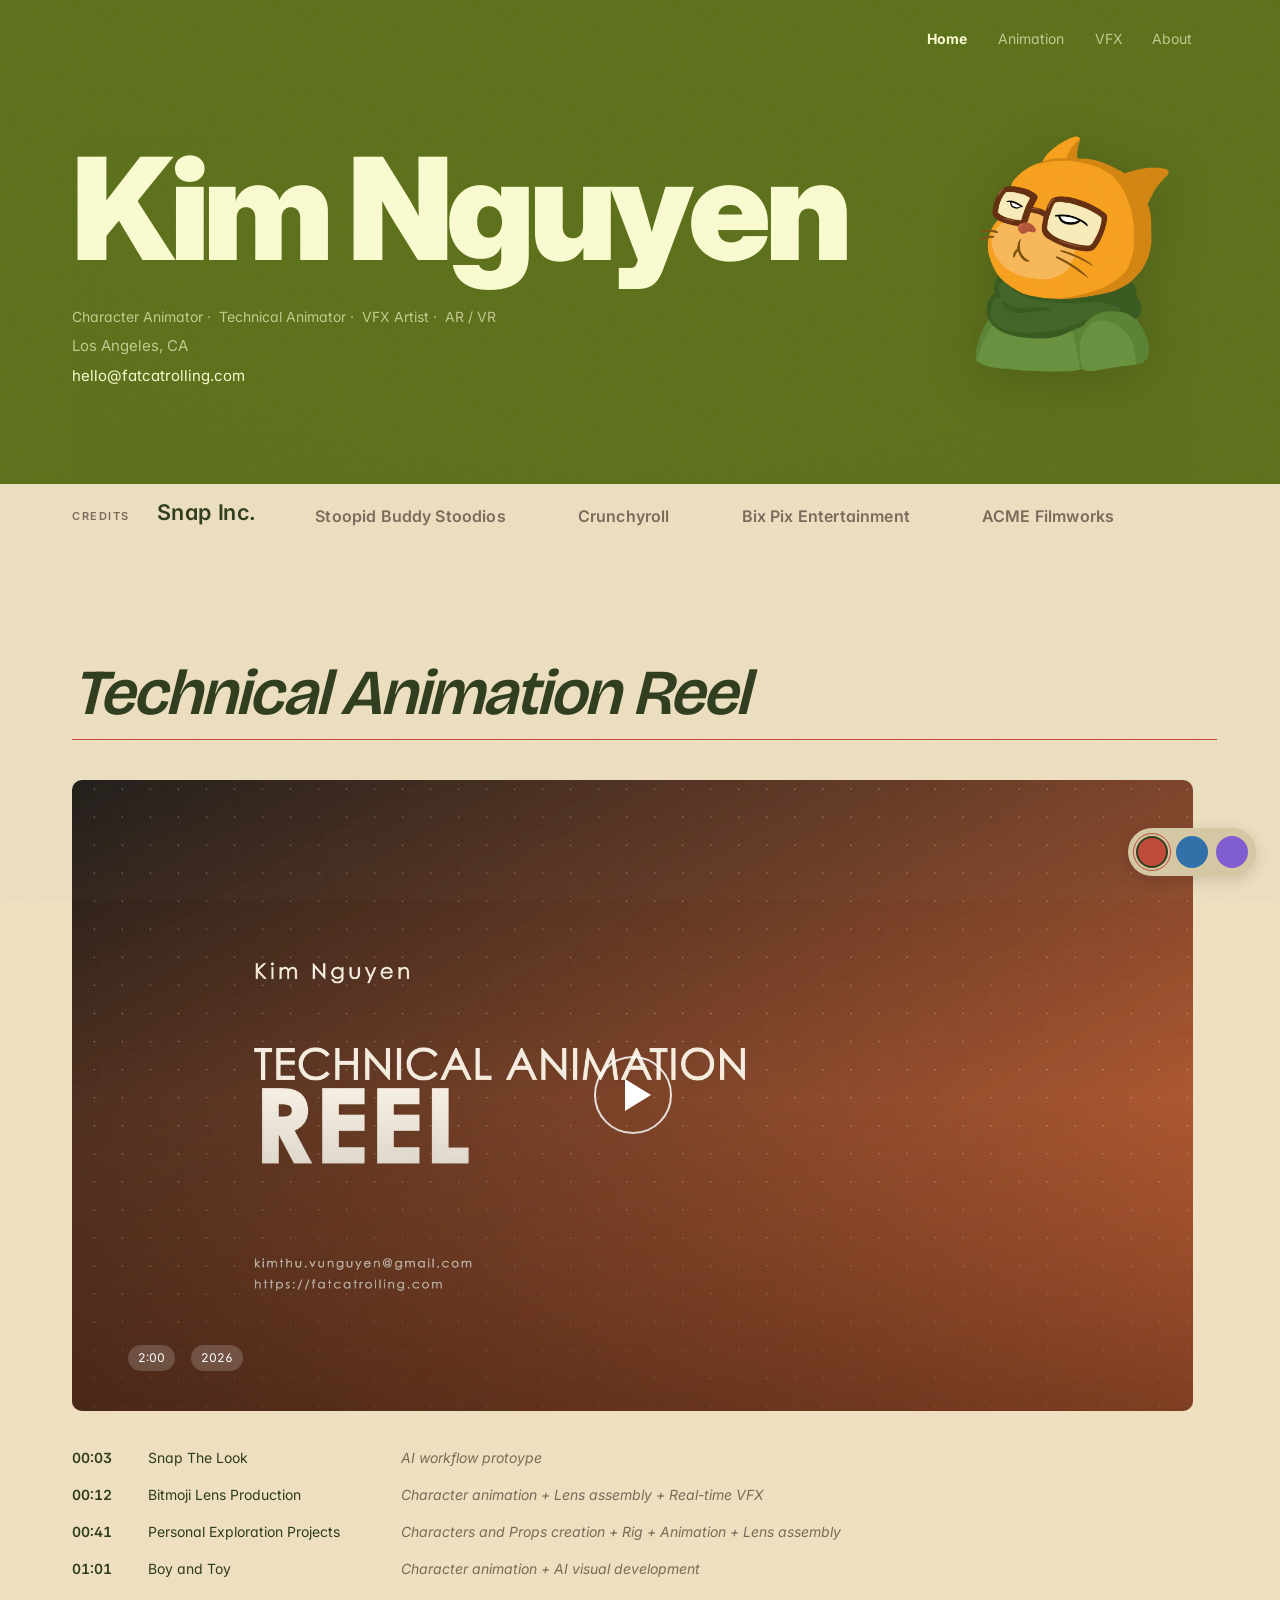
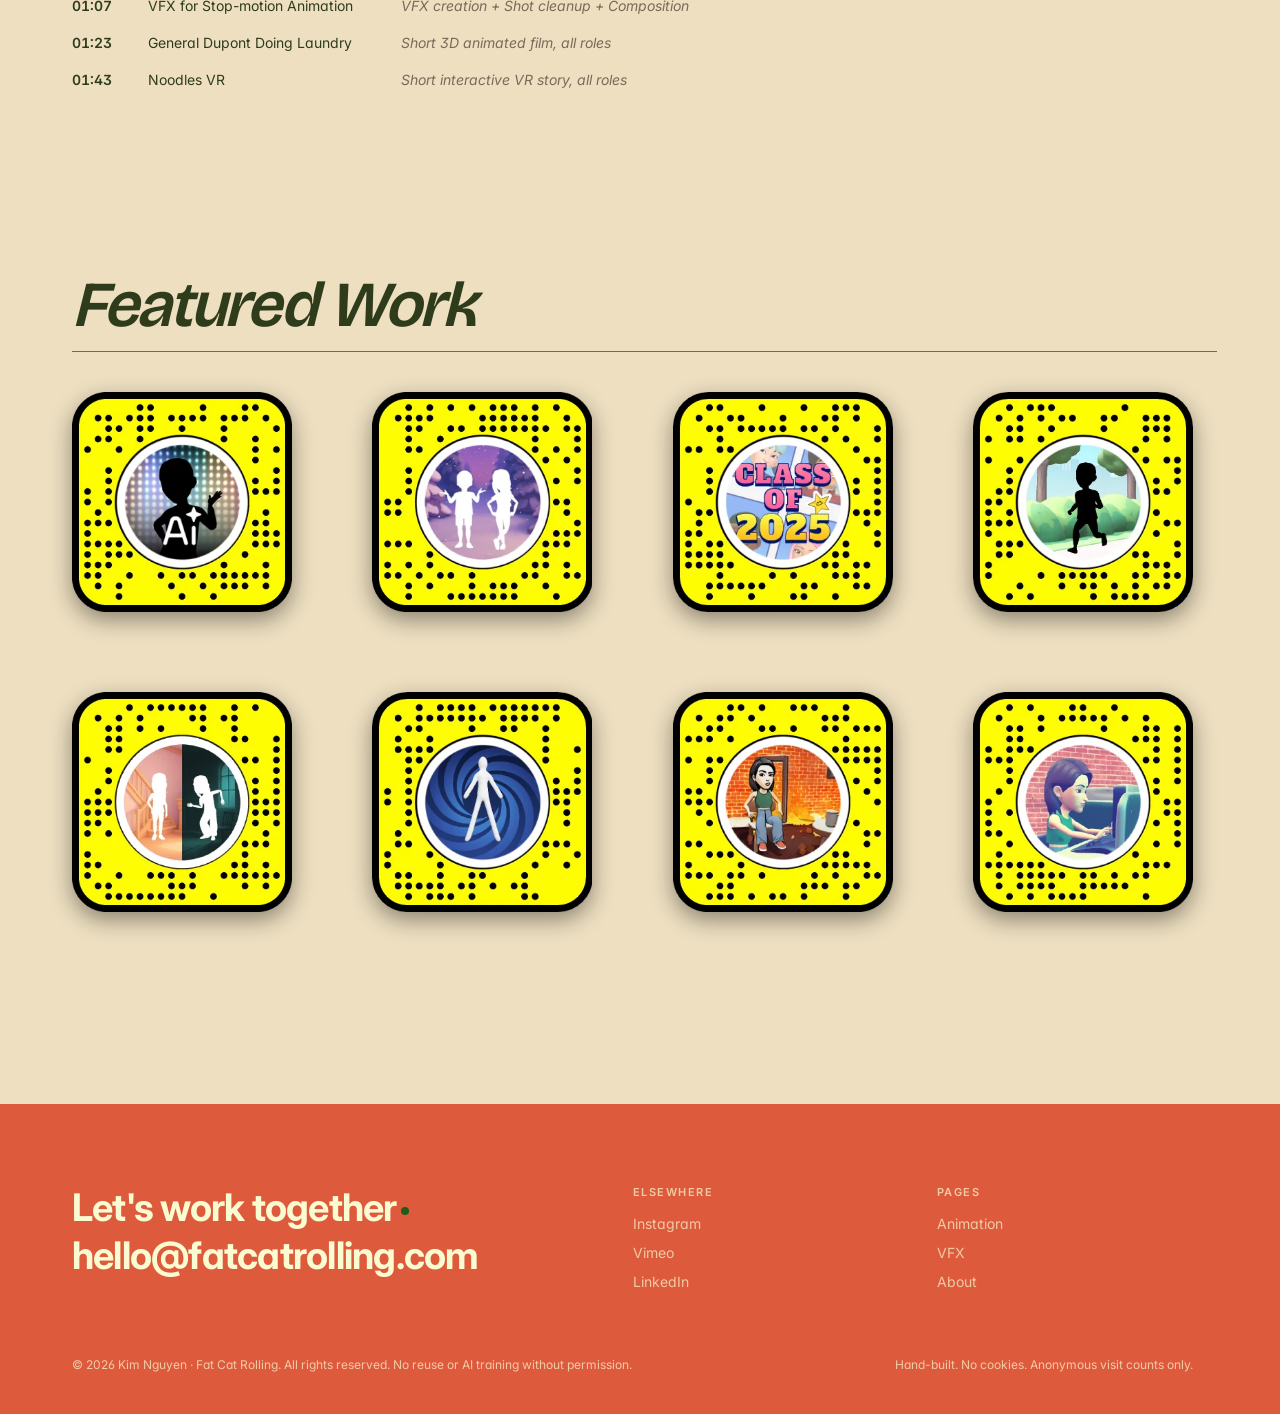
<file: index.html>
<!DOCTYPE html>
<html lang="en" data-palette="warm">
<head>
  <meta charset="UTF-8" />
  <meta name="viewport" content="width=device-width, initial-scale=1, viewport-fit=cover" />
  <title>Kim Nguyen, Fat Cat Rolling | Hybrid Visionary</title>
  <meta name="description" content="Kim Nguyen, character animator, technical animator, VFX, real-time and AR. Credits on Robot Chicken, M.O.D.O.K., and Snap Inc." />
  <meta name="robots" content="noai, noimageai" />
  <link rel="canonical" href="https://fatcatrolling.com/" />

  <meta property="og:type" content="website" />
  <meta property="og:title" content="Kim Nguyen, Fat Cat Rolling" />
  <meta property="og:description" content="Hybrid Visionary, animator, technical animator, VFX, real-time, AR." />
  <meta property="og:url" content="https://fatcatrolling.com/" />
  <meta property="og:image" content="https://fatcatrolling.com/images/og-home.jpg" />
  <meta name="twitter:card" content="summary_large_image" />
  <meta name="twitter:image" content="https://fatcatrolling.com/images/og-home.jpg" />

  <link rel="icon" href="favicon.ico?v=4" sizes="32x32" />
  <link rel="icon" type="image/png" href="favicon.png?v=4" sizes="64x64" />
  <link rel="apple-touch-icon" href="apple-touch-icon.png?v=4" />
  <link rel="preconnect" href="https://fonts.googleapis.com" />
  <link rel="preconnect" href="https://fonts.gstatic.com" crossorigin />
  <link rel="stylesheet" href="https://fonts.googleapis.com/css2?family=Bricolage+Grotesque:opsz,wght@12..96,600;12..96,700&family=Inter:wght@400;500;600;700;800;900&display=block" />
  <link rel="stylesheet" href="styles.css" />
</head>
<body data-page="home">
  <a class="skip-link" href="#work">Skip to work</a>

  <div class="page-top">
  <div class="container">

    <nav class="topnav" aria-label="Primary">
      <ul class="topnav__links">
        <li><a href="/" data-text="Home" aria-current="page">Home</a></li>
        <li><a href="/animation" data-text="Animation">Animation</a></li>
        <li><a href="/vfx" data-text="VFX">VFX</a></li>
        <li><a href="/about" data-text="About">About</a></li>
      </ul>
    </nav>

    <!-- Hero — unified across all pages: one-line name + meta + OrangeCat -->
    <header class="hero">
      <div class="hero__grid">
        <h1 class="hero__name" data-bind="pages.heroName">Kim Nguyen</h1>
        <div class="hero__meta">
          <div class="hero__roles" data-bind="roles" aria-label="Disciplines"></div>
          <span data-bind="location">Los Angeles, CA</span>
          <a data-bind="email" href="mailto:hello@fatcatrolling.com">hello@fatcatrolling.com</a>
        </div>
        <div class="hero__mascot" aria-hidden="true">
          <span class="cat" aria-hidden="true">
            <span class="cat__body"><span class="cat__body-idle">
              <img class="cat__part" src="images/OrangeCat_webp/01_OrangeCat_torso.webp" alt="" />
              <img class="cat__part" src="images/OrangeCat_webp/02_OrangeCat_scarf.webp" alt="" />
              <img class="cat__part" src="images/OrangeCat_webp/03_OrangeCat_arm.webp" alt="" />
            </span></span>
            <span class="cat__ears"><span class="cat__ears-idle">
              <img class="cat__part" src="images/OrangeCat_webp/04_OrangeCat_ears.webp" alt="" />
            </span></span>
            <span class="cat__head"><span class="cat__head-idle">
              <img class="cat__part" src="images/OrangeCat_webp/05_OrangeCat_head.webp" alt="" />
              <img class="cat__part cat__mouth cat__mouth--closed" src="images/OrangeCat_webp/06_OrangeCat_mouthClosed.webp" alt="" />
              <img class="cat__part cat__mouth cat__mouth--open"   src="images/OrangeCat_webp/06_OrangeCat_mouthOpen.webp" alt="" />
              <img class="cat__part" src="images/OrangeCat_webp/07_OrangeCat_glass.webp" alt="" />
              <img class="cat__part" src="images/OrangeCat_webp/08_OrangeCat_nose.webp" alt="" />
              <img class="cat__part cat__eyes cat__eyes--open"   src="images/OrangeCat_webp/09_OrangeCat_eyesOpen.webp" alt="" />
              <img class="cat__part cat__eyes cat__eyes--closed" src="images/OrangeCat_webp/09_OrangeCat_eyesClosed.webp" alt="" />
            </span></span>
          </span>
        </div>
        <!-- Cursor-reactive floating image cluster (home only; empty until Kim adds heroImages) -->
        <div class="hero__images" aria-hidden="true"></div>
      </div>
      <div class="hero__cursor-dot" aria-hidden="true"></div>
    </header>

  </div>
  </div><!-- /.page-top -->

  <div class="page-body">

  <!-- Credits strip — marquee scroll -->
  <section class="credits" aria-label="Credits">
    <div class="container credits__inner">
      <span class="credits__label" data-bind="pages.creditsLabel">Credits</span>
      <div class="credits__marquee">
        <div class="credits__track">
          <ul class="credits__list" data-bind="credits"></ul>
          <!-- JS duplicates this list for the seamless loop -->
        </div>
      </div>
    </div>
  </section>

  <div class="container">

    <!-- Main reel -->
    <section class="section section--reel" id="work" aria-labelledby="reel-heading">
      <h2 class="section__title" id="reel-heading" data-bind="pages.reelHeading">Technical Animation Reel</h2>
      <span class="section__rule" aria-hidden="true"></span>
      <div id="hero-reel"></div>
      <div class="shotlist" id="hero-reel-shotlist" aria-label="Shotlist"></div>
    </section>

    <!-- Featured work grid -->
    <section class="section" aria-labelledby="work-heading">
      <h2 class="section__title" id="work-heading" data-bind="pages.workHeading">Featured Work</h2>
      <span class="section__rule" aria-hidden="true"></span>
      <p class="section__desc" data-bind="pages.workDesc">Stills, breakdowns, and looping clips across disciplines.</p>
      <div class="gallery" id="gallery"></div>
    </section>

  </div>

  </div><!-- /.page-body -->

  <!-- Footer -->
  <footer class="footer">
    <div class="container">
      <div class="footer__grid">
        <div class="footer__cta">
          <a href="/about">
            <span data-bind="pages.cta">Let's work together</span><span class="footer__cta-dot" aria-hidden="true"></span>
          </a><br/>
          <a data-bind="email" href="mailto:hello@fatcatrolling.com">hello@fatcatrolling.com</a>
        </div>
        <div>
          <h3 class="footer__heading" data-bind="pages.elsewhereHeading">Elsewhere</h3>
          <ul class="footer__list">
            <li><a data-social="instagram" rel="me noopener" target="_blank">Instagram</a></li>
            <li><a data-social="vimeo"     rel="me noopener" target="_blank">Vimeo</a></li>
            <li><a data-social="linkedin"  rel="me noopener" target="_blank">LinkedIn</a></li>
          </ul>
        </div>
        <div>
          <h3 class="footer__heading" data-bind="pages.pagesHeading">Pages</h3>
          <ul class="footer__list">
            <li><a href="/animation" data-bind="pages.navAnimation">Animation</a></li>
            <li><a href="/vfx" data-bind="pages.navVfx">VFX</a></li>
            <li><a href="/about" data-bind="pages.navAbout">About</a></li>
          </ul>
        </div>
      </div>
      <div class="footer__copy">
        <span>© <span id="year"></span> <span data-bind="copyright">Kim Nguyen · Fat Cat Rolling</span>. <span data-bind="pages.rights">All rights reserved. No reuse or AI training without permission.</span></span>
        <span data-bind="pages.tagline">Hand-built. No cookies. Anonymous visit counts only.</span>
      </div>
    </div>
  </footer>

  <!-- Corner mascot: hidden on every page until the hero mascot scrolls out of view -->
  <a class="corner-mascot hero-visible" href="#" aria-label="Back to top">
    <span class="cat cat--corner" aria-hidden="true">
      <span class="cat__body"><span class="cat__body-idle">
        <img class="cat__part" src="images/OrangeCat_webp/01_OrangeCat_torso.webp" alt="" />
        <img class="cat__part" src="images/OrangeCat_webp/02_OrangeCat_scarf.webp" alt="" />
        <img class="cat__part" src="images/OrangeCat_webp/03_OrangeCat_arm.webp" alt="" />
      </span></span>
      <span class="cat__ears"><span class="cat__ears-idle">
        <img class="cat__part" src="images/OrangeCat_webp/04_OrangeCat_ears.webp" alt="" />
      </span></span>
      <span class="cat__head"><span class="cat__head-idle">
        <img class="cat__part" src="images/OrangeCat_webp/05_OrangeCat_head.webp" alt="" />
        <img class="cat__part cat__mouth cat__mouth--closed" src="images/OrangeCat_webp/06_OrangeCat_mouthClosed.webp" alt="" />
        <img class="cat__part cat__mouth cat__mouth--open"   src="images/OrangeCat_webp/06_OrangeCat_mouthOpen.webp" alt="" />
        <img class="cat__part" src="images/OrangeCat_webp/07_OrangeCat_glass.webp" alt="" />
        <img class="cat__part" src="images/OrangeCat_webp/08_OrangeCat_nose.webp" alt="" />
        <img class="cat__part cat__eyes cat__eyes--open"   src="images/OrangeCat_webp/09_OrangeCat_eyesOpen.webp" alt="" />
        <img class="cat__part cat__eyes cat__eyes--closed" src="images/OrangeCat_webp/09_OrangeCat_eyesClosed.webp" alt="" />
      </span></span>
    </span>
  </a>

  <!-- Palette switcher — 3 bold palettes, Warm default -->
  <div class="palette" role="group" aria-label="Color palette">
    <button class="palette__swatch palette__swatch--warm"   data-palette="warm"   aria-label="Warm palette"   aria-pressed="true"></button>
    <button class="palette__swatch palette__swatch--blue"   data-palette="blue"   aria-label="Blue palette"   aria-pressed="false"></button>
    <button class="palette__swatch palette__swatch--purple" data-palette="purple" aria-label="Purple palette" aria-pressed="false"></button>
  </div>
  <div id="palette-live" class="sr-only" aria-live="polite" style="position:absolute;left:-9999px;"></div>

  <script>document.getElementById('year').textContent = new Date().getFullYear();</script>
  <script src="data.js"></script>
  <script src="script.js"></script>
</body>
</html>
</file>
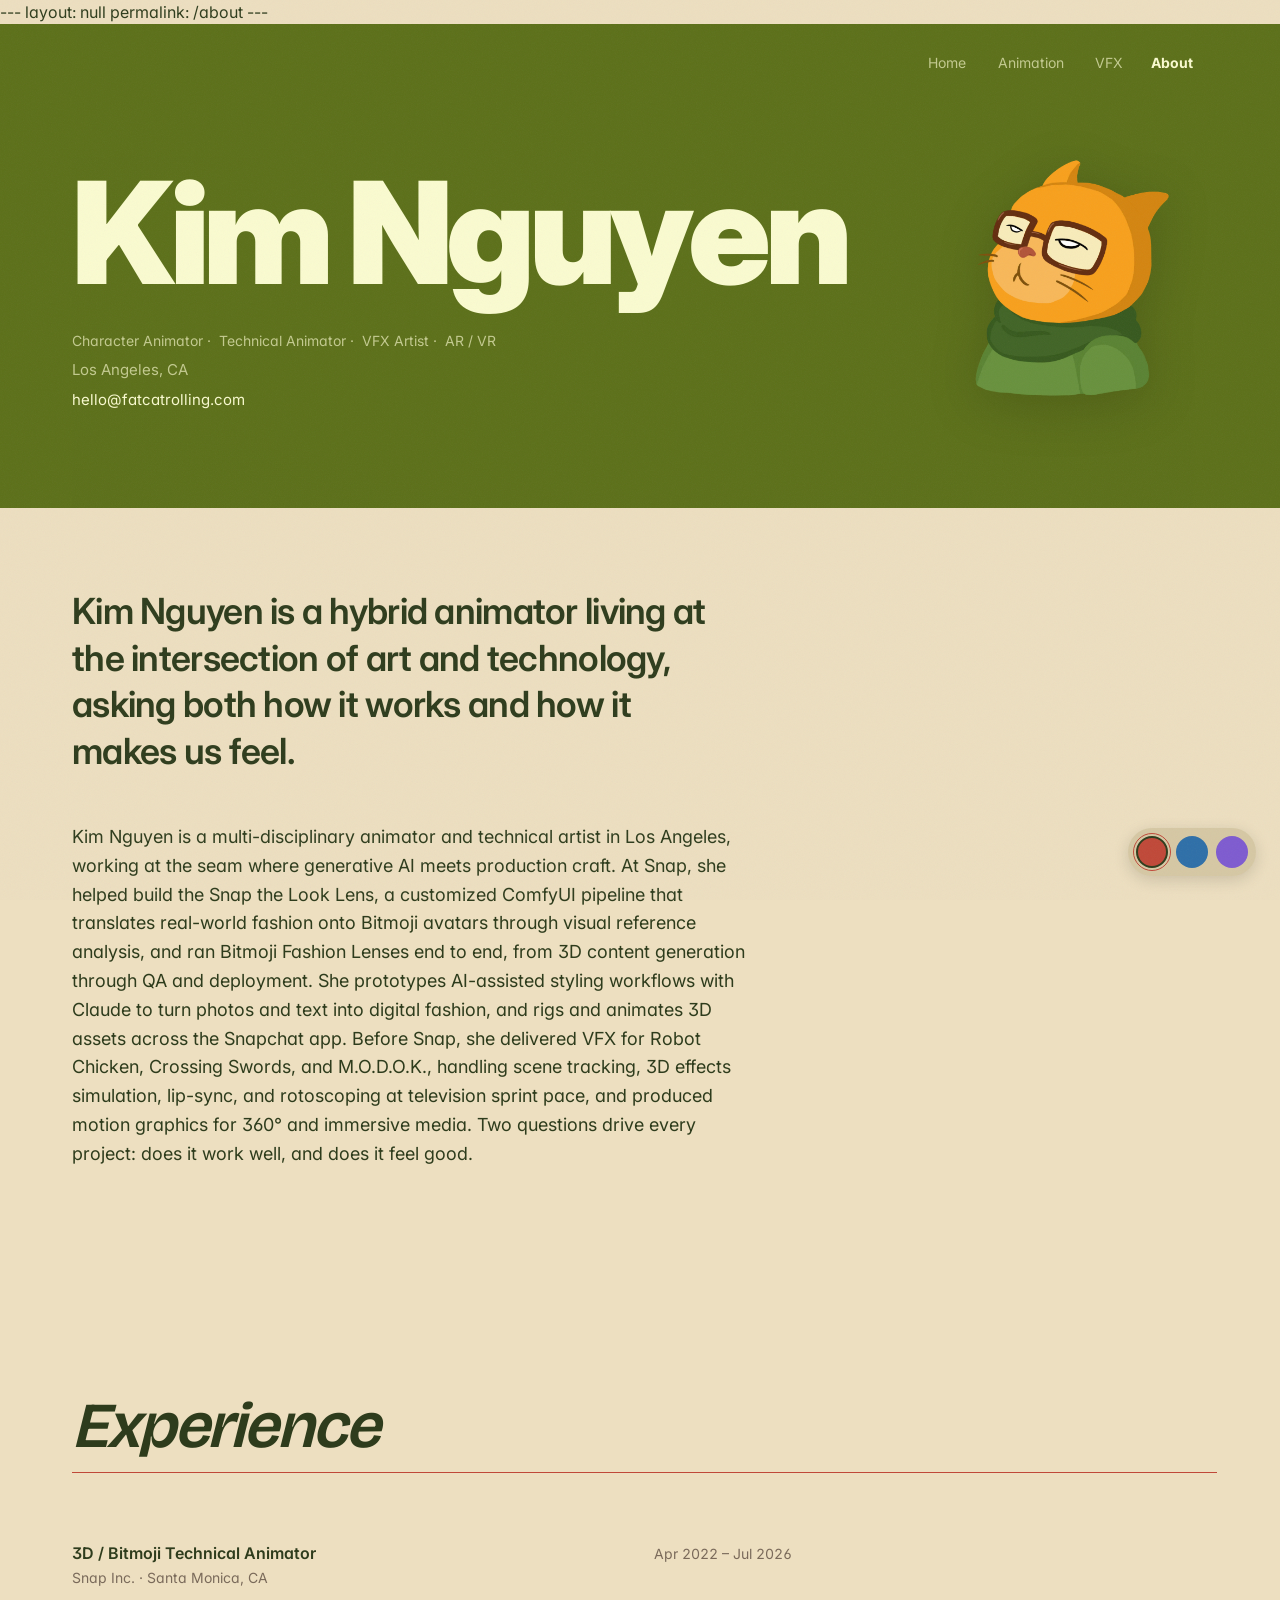
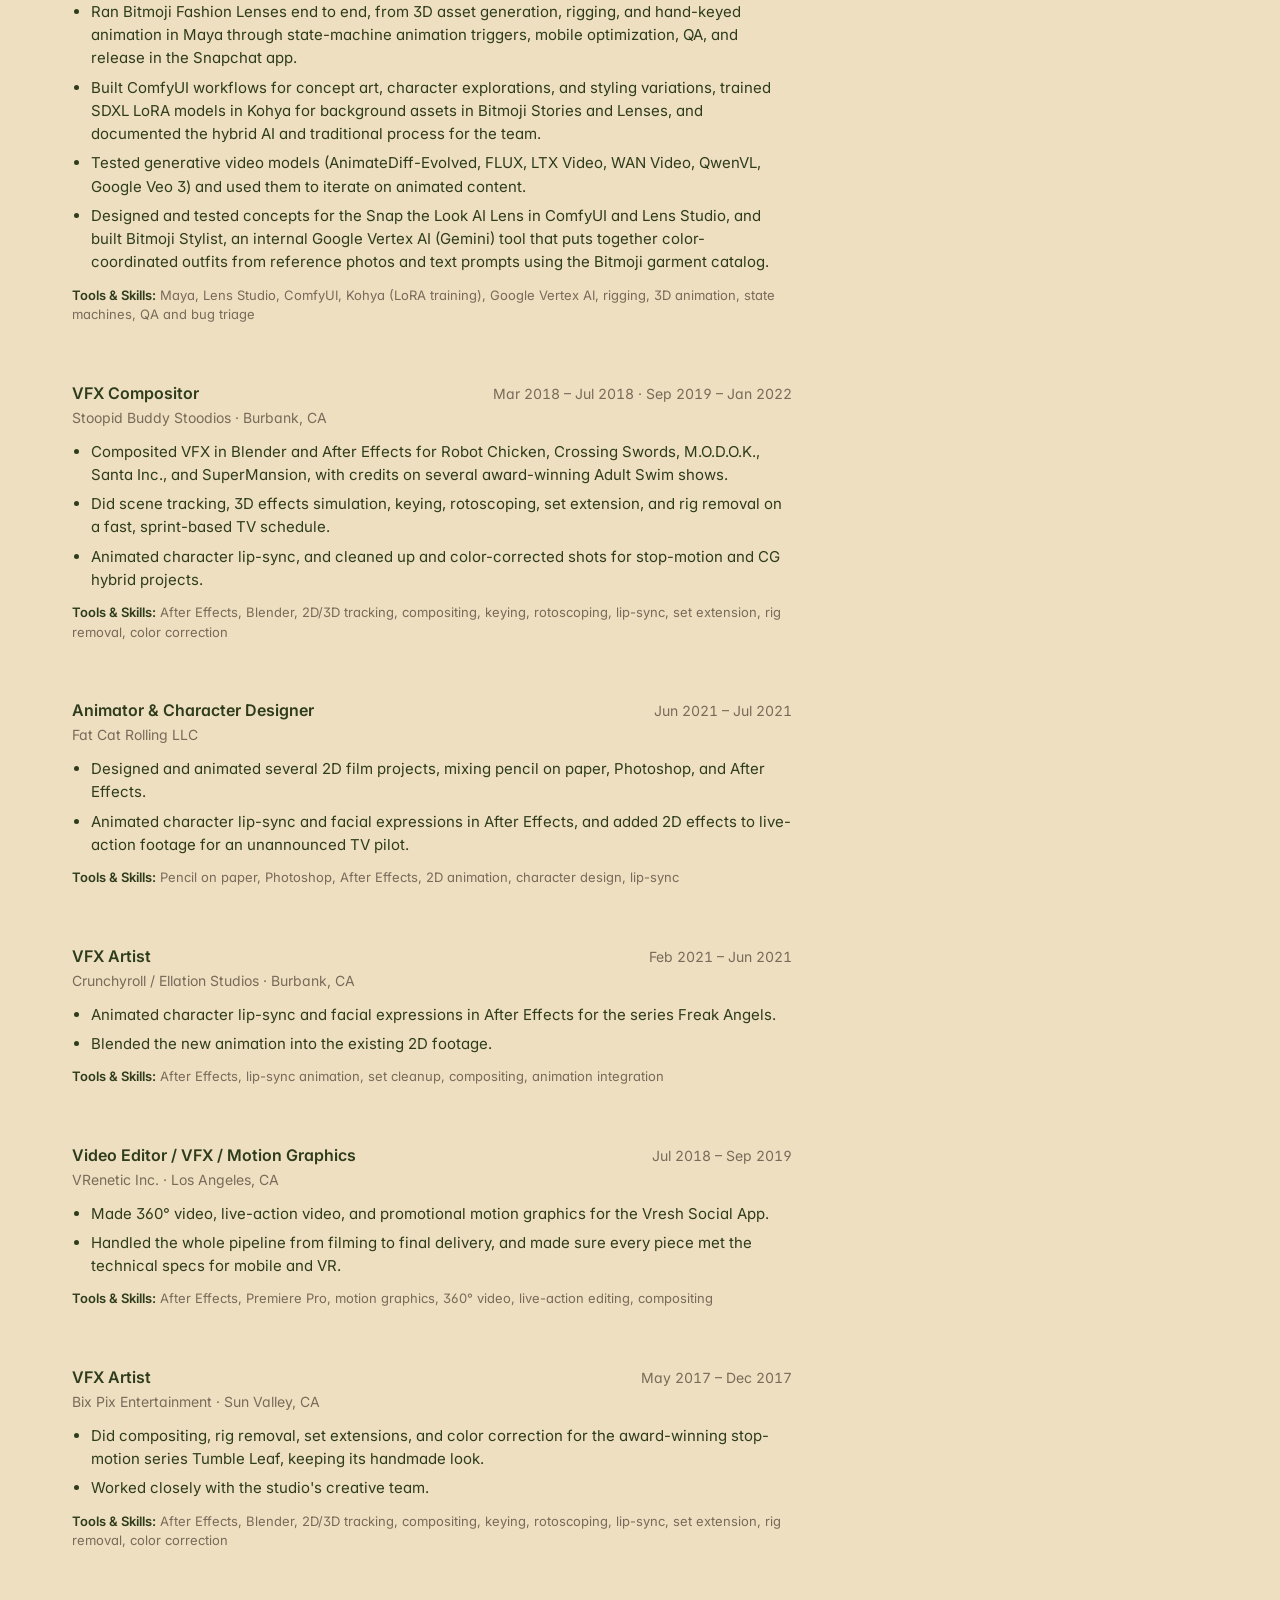
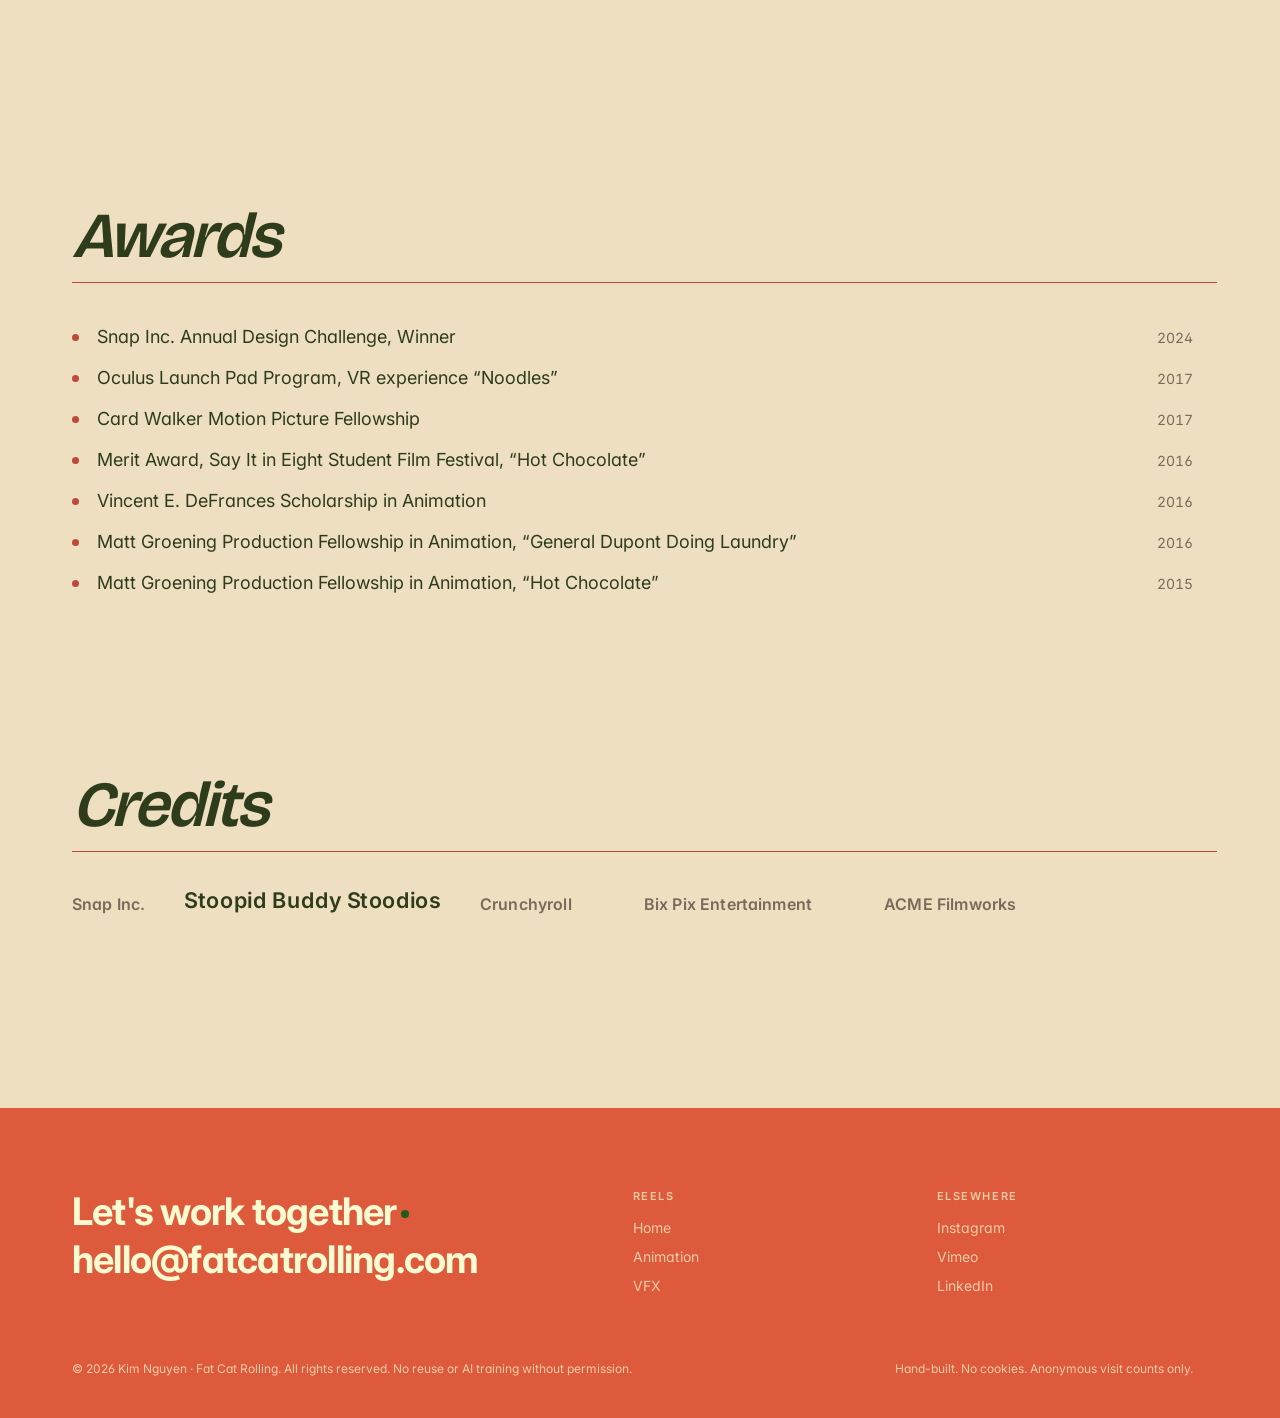
<file: about.html>
---
layout: null
permalink: /about
---
<!DOCTYPE html>
<html lang="en" data-palette="warm">
<head>
  <meta charset="UTF-8" />
  <meta name="viewport" content="width=device-width, initial-scale=1, viewport-fit=cover" />
  <title>About, Kim Nguyen | Fat Cat Rolling</title>
  <meta name="description" content="About Kim Nguyen, hybrid animator, technical artist, and VFX practitioner. Credits on Robot Chicken, M.O.D.O.K., and Snap Inc." />
  <meta name="robots" content="noai, noimageai" />
  <link rel="canonical" href="https://fatcatrolling.com/about" />

  <meta property="og:type" content="website" />
  <meta property="og:title" content="About, Kim Nguyen" />
  <meta property="og:description" content="The Hybrid Visionary, animation, rigging, VFX, real-time, AR." />
  <meta property="og:url" content="https://fatcatrolling.com/about" />
  <meta property="og:image" content="https://fatcatrolling.com/images/og-home.jpg" />
  <meta name="twitter:card" content="summary_large_image" />
  <meta name="twitter:image" content="https://fatcatrolling.com/images/og-home.jpg" />

  <link rel="icon" href="favicon.ico?v=4" sizes="32x32" />
  <link rel="icon" type="image/png" href="favicon.png?v=4" sizes="64x64" />
  <link rel="apple-touch-icon" href="apple-touch-icon.png?v=4" />
  <link rel="preconnect" href="https://fonts.googleapis.com" />
  <link rel="preconnect" href="https://fonts.gstatic.com" crossorigin />
  <link rel="stylesheet" href="https://fonts.googleapis.com/css2?family=Bricolage+Grotesque:opsz,wght@12..96,600;12..96,700&family=Inter:wght@400;500;600;700;800;900&display=block" />
  <link rel="stylesheet" href="styles.css" />
</head>
<body data-page="about">
  <a class="skip-link" href="#bio">Skip to bio</a>

  <div class="page-top">
  <div class="container">

    <nav class="topnav" aria-label="Primary">
      <ul class="topnav__links">
        <li><a href="/" data-text="Home">Home</a></li>
        <li><a href="/animation" data-text="Animation">Animation</a></li>
        <li><a href="/vfx" data-text="VFX">VFX</a></li>
        <li><a href="/about" data-text="About" aria-current="page">About</a></li>
      </ul>
    </nav>

    <!-- Hero — unified: same one-line name + meta + OrangeCat as every page -->
    <header class="hero">
      <div class="hero__grid">
        <h1 class="hero__name" data-bind="pages.heroName">Kim Nguyen</h1>
        <div class="hero__meta">
          <div class="hero__roles" data-bind="roles" aria-label="Disciplines"></div>
          <span data-bind="location">Los Angeles, CA</span>
          <a data-bind="email" href="mailto:hello@fatcatrolling.com">hello@fatcatrolling.com</a>
        </div>
        <div class="hero__mascot" aria-hidden="true">
          <span class="cat" aria-hidden="true">
            <span class="cat__body"><span class="cat__body-idle">
              <img class="cat__part" src="images/OrangeCat_webp/01_OrangeCat_torso.webp" alt="" />
              <img class="cat__part" src="images/OrangeCat_webp/02_OrangeCat_scarf.webp" alt="" />
              <img class="cat__part" src="images/OrangeCat_webp/03_OrangeCat_arm.webp" alt="" />
            </span></span>
            <span class="cat__ears"><span class="cat__ears-idle">
              <img class="cat__part" src="images/OrangeCat_webp/04_OrangeCat_ears.webp" alt="" />
            </span></span>
            <span class="cat__head"><span class="cat__head-idle">
              <img class="cat__part" src="images/OrangeCat_webp/05_OrangeCat_head.webp" alt="" />
              <img class="cat__part cat__mouth cat__mouth--closed" src="images/OrangeCat_webp/06_OrangeCat_mouthClosed.webp" alt="" />
              <img class="cat__part cat__mouth cat__mouth--open"   src="images/OrangeCat_webp/06_OrangeCat_mouthOpen.webp" alt="" />
              <img class="cat__part" src="images/OrangeCat_webp/07_OrangeCat_glass.webp" alt="" />
              <img class="cat__part" src="images/OrangeCat_webp/08_OrangeCat_nose.webp" alt="" />
              <img class="cat__part cat__eyes cat__eyes--open"   src="images/OrangeCat_webp/09_OrangeCat_eyesOpen.webp" alt="" />
              <img class="cat__part cat__eyes cat__eyes--closed" src="images/OrangeCat_webp/09_OrangeCat_eyesClosed.webp" alt="" />
            </span></span>
          </span>
        </div>
      </div>
      <div class="hero__cursor-dot" aria-hidden="true"></div>
    </header>

  </div>
  </div><!-- /.page-top -->

  <div class="page-body">

  <div class="container" id="bio">

    <section class="section">
      <p class="about-lead" data-bind="about-short"></p>
      <p class="about-body" data-bind="about-long"></p>
    </section>

    <section class="section" aria-labelledby="exp-heading">
      <h2 class="section__title" id="exp-heading" data-bind="pages.experienceHeading">Experience</h2>
      <span class="section__rule" aria-hidden="true"></span>
      <div class="experience" data-bind="experience"></div>
    </section>

    <section class="section" aria-labelledby="clients-heading">
      <h2 class="section__title" id="clients-heading" data-bind="pages.creditsHeading">Credits</h2>
      <span class="section__rule" aria-hidden="true"></span>
      <ul class="credits__list" data-bind="credits"></ul>
    </section>

  </div>

  </div><!-- /.page-body -->

  <footer class="footer">
    <div class="container">
      <div class="footer__grid">
        <div class="footer__cta">
          <a href="/about">
            <span data-bind="pages.cta">Let's work together</span><span class="footer__cta-dot" aria-hidden="true"></span>
          </a><br/>
          <a data-bind="email" href="mailto:hello@fatcatrolling.com">hello@fatcatrolling.com</a>
        </div>
        <div>
          <h3 class="footer__heading" data-bind="pages.reelsHeading">Reels</h3>
          <ul class="footer__list">
            <li><a href="/" data-bind="pages.navTechnical">Technical Animation</a></li>
            <li><a href="/animation" data-bind="pages.navAnimation">Animation</a></li>
            <li><a href="/vfx" data-bind="pages.navVfx">VFX</a></li>
          </ul>
        </div>
        <div>
          <h3 class="footer__heading" data-bind="pages.elsewhereHeading">Elsewhere</h3>
          <ul class="footer__list">
            <li><a data-social="instagram" rel="me noopener" target="_blank">Instagram</a></li>
            <li><a data-social="vimeo"     rel="me noopener" target="_blank">Vimeo</a></li>
            <li><a data-social="linkedin"  rel="me noopener" target="_blank">LinkedIn</a></li>
          </ul>
        </div>
      </div>
      <div class="footer__copy">
        <span>© <span id="year"></span> <span data-bind="copyright">Kim Nguyen · Fat Cat Rolling</span>. <span data-bind="pages.rights">All rights reserved. No reuse or AI training without permission.</span></span>
        <span data-bind="pages.tagline">Hand-built. No cookies. Anonymous visit counts only.</span>
      </div>
    </div>
  </footer>

  <a class="corner-mascot hero-visible" href="#" aria-label="Back to top">
    <span class="cat cat--corner" aria-hidden="true">
      <span class="cat__body"><span class="cat__body-idle">
        <img class="cat__part" src="images/OrangeCat_webp/01_OrangeCat_torso.webp" alt="" />
        <img class="cat__part" src="images/OrangeCat_webp/02_OrangeCat_scarf.webp" alt="" />
        <img class="cat__part" src="images/OrangeCat_webp/03_OrangeCat_arm.webp" alt="" />
      </span></span>
      <span class="cat__ears"><span class="cat__ears-idle">
        <img class="cat__part" src="images/OrangeCat_webp/04_OrangeCat_ears.webp" alt="" />
      </span></span>
      <span class="cat__head"><span class="cat__head-idle">
        <img class="cat__part" src="images/OrangeCat_webp/05_OrangeCat_head.webp" alt="" />
        <img class="cat__part cat__mouth cat__mouth--closed" src="images/OrangeCat_webp/06_OrangeCat_mouthClosed.webp" alt="" />
        <img class="cat__part cat__mouth cat__mouth--open"   src="images/OrangeCat_webp/06_OrangeCat_mouthOpen.webp" alt="" />
        <img class="cat__part" src="images/OrangeCat_webp/07_OrangeCat_glass.webp" alt="" />
        <img class="cat__part" src="images/OrangeCat_webp/08_OrangeCat_nose.webp" alt="" />
        <img class="cat__part cat__eyes cat__eyes--open"   src="images/OrangeCat_webp/09_OrangeCat_eyesOpen.webp" alt="" />
        <img class="cat__part cat__eyes cat__eyes--closed" src="images/OrangeCat_webp/09_OrangeCat_eyesClosed.webp" alt="" />
      </span></span>
    </span>
  </a>

  <div class="palette" role="group" aria-label="Color palette">
    <button class="palette__swatch palette__swatch--warm"   data-palette="warm"   aria-label="Warm palette"   aria-pressed="true"></button>
    <button class="palette__swatch palette__swatch--blue"   data-palette="blue"   aria-label="Blue palette"   aria-pressed="false"></button>
    <button class="palette__swatch palette__swatch--purple" data-palette="purple" aria-label="Purple palette" aria-pressed="false"></button>
  </div>
  <div id="palette-live" class="sr-only" aria-live="polite" style="position:absolute;left:-9999px;"></div>

  <script>document.getElementById('year').textContent = new Date().getFullYear();</script>
  <script src="data.js"></script>
  <script src="script.js"></script>
</body>
</html>
</file>
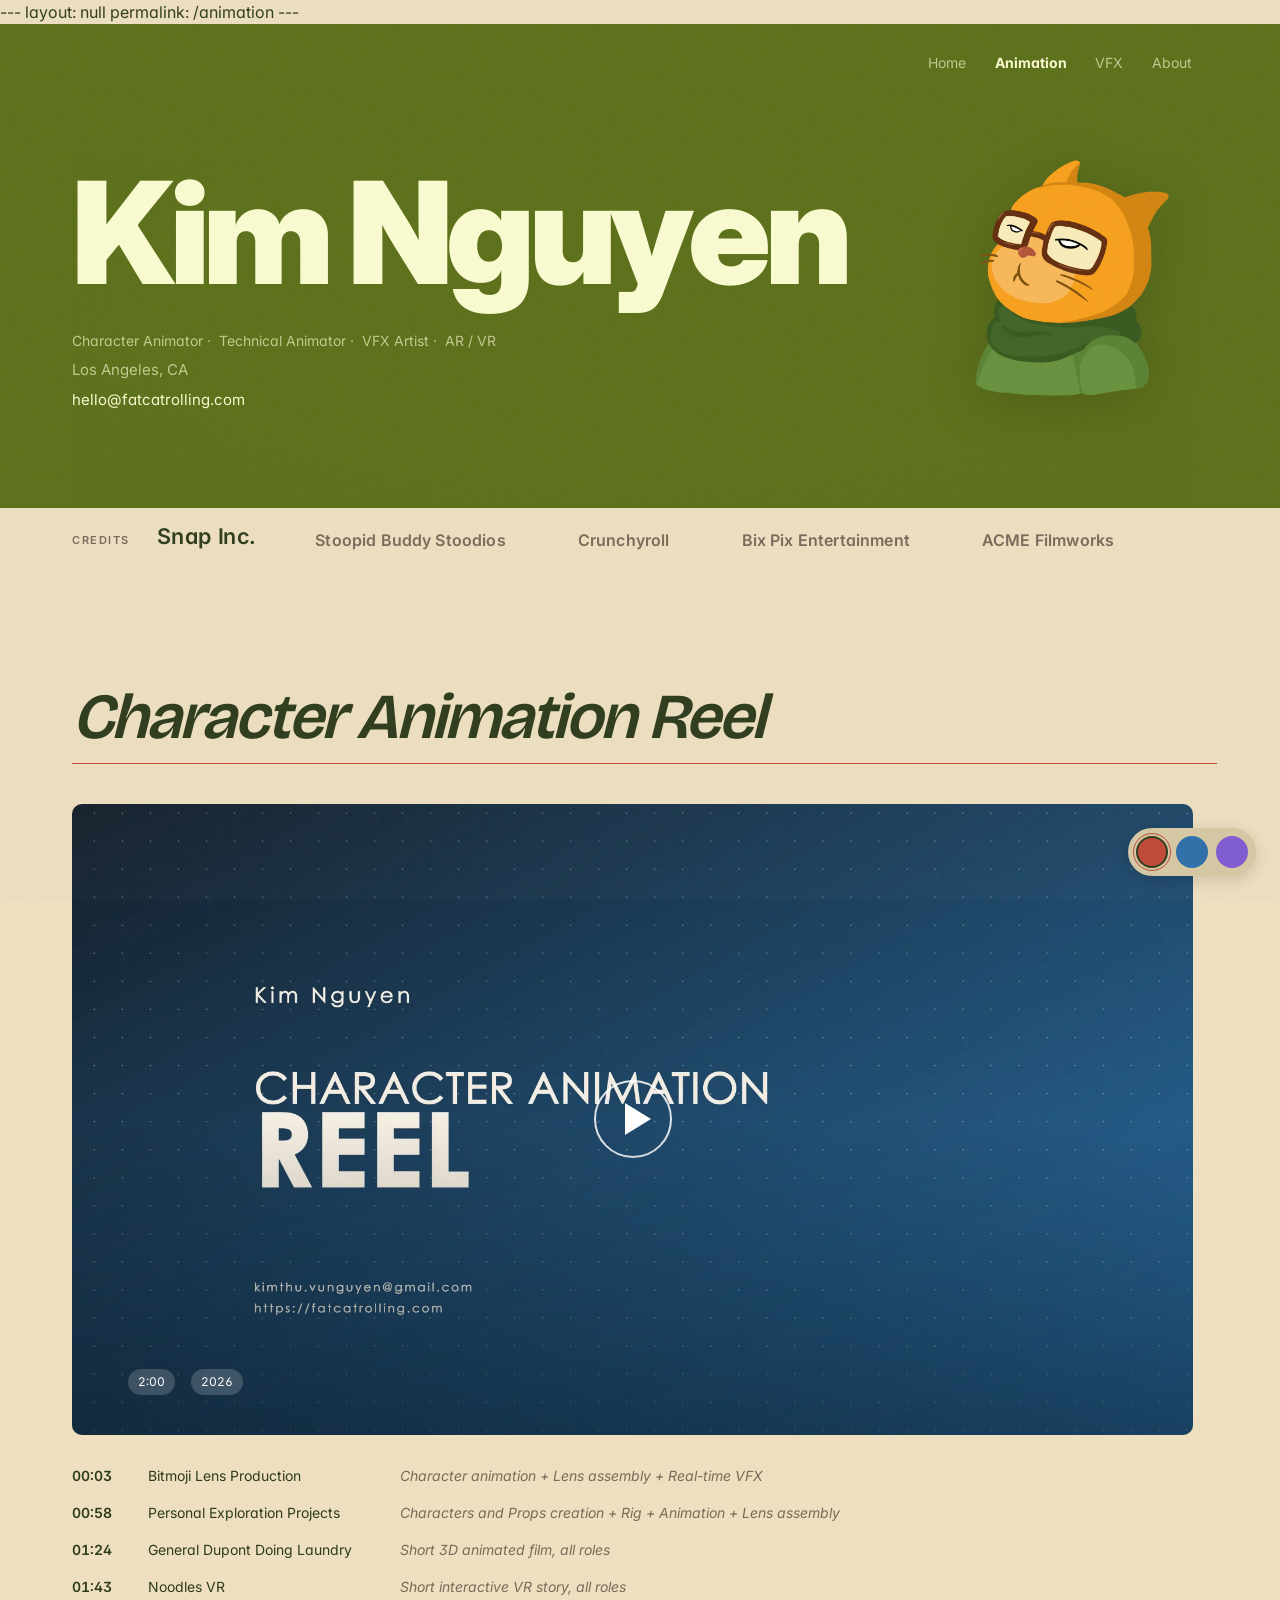
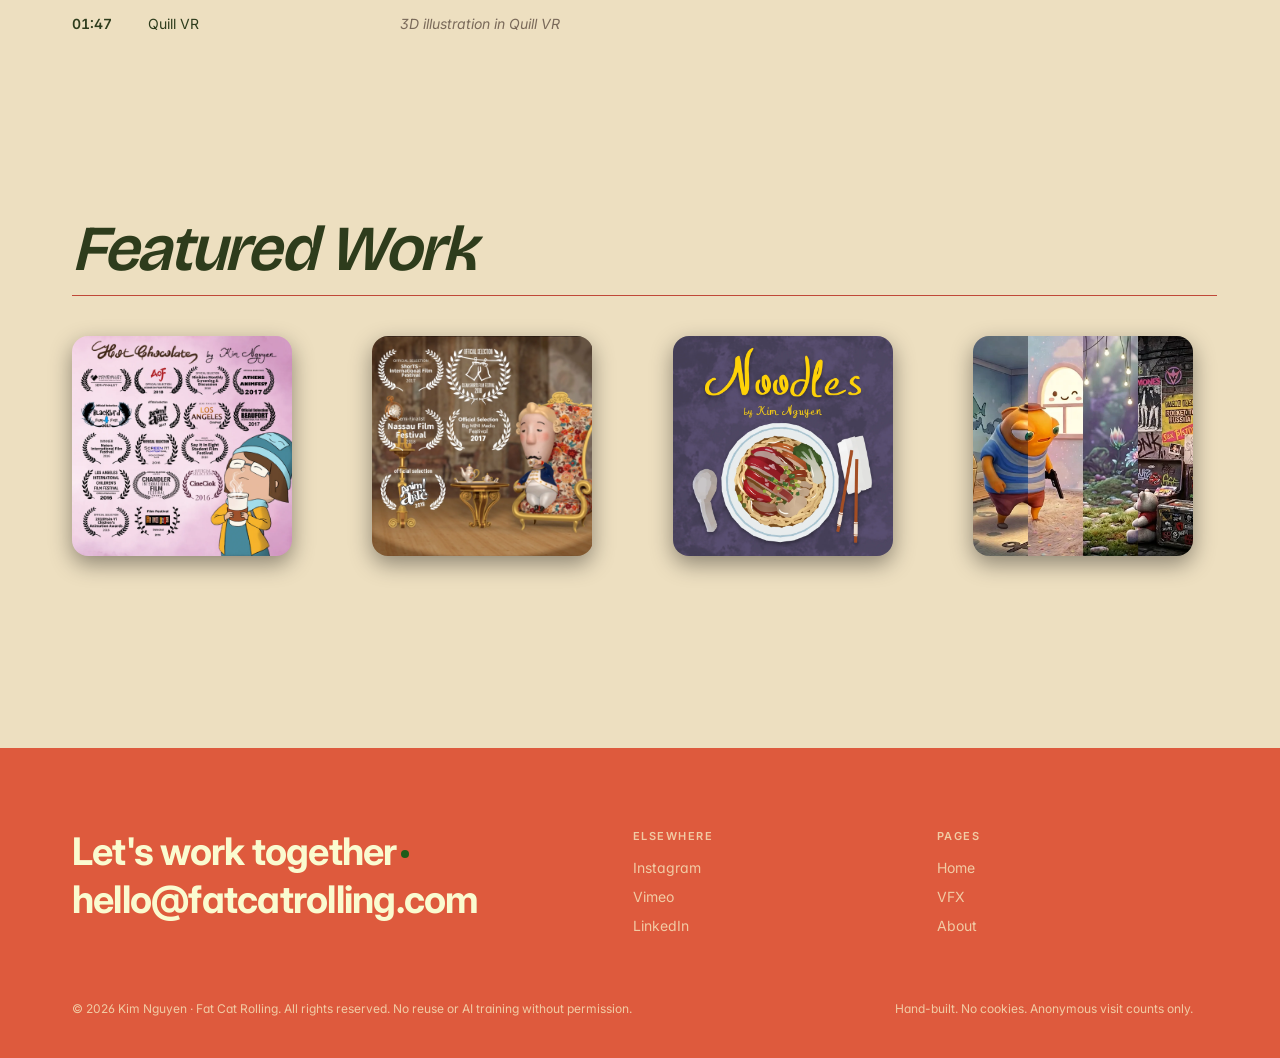
<file: animation.html>
---
layout: null
permalink: /animation
---
<!DOCTYPE html>
<html lang="en" data-palette="warm">
<head>
  <meta charset="UTF-8" />
  <meta name="viewport" content="width=device-width, initial-scale=1, viewport-fit=cover" />
  <title>Character Animation Reel, Kim Nguyen | Fat Cat Rolling</title>
  <meta name="description" content="Character animation reel and selected work by Kim Nguyen, with performance, acting, and cleanup for film and TV." />
  <meta name="robots" content="noai, noimageai" />
  <link rel="canonical" href="https://fatcatrolling.com/animation" />

  <meta property="og:type" content="website" />
  <meta property="og:title" content="Character Animation Reel, Kim Nguyen" />
  <meta property="og:description" content="Performance, acting, and cleanup for film and TV." />
  <meta property="og:url" content="https://fatcatrolling.com/animation" />
  <meta property="og:image" content="https://fatcatrolling.com/images/og-animation.jpg" />
  <meta name="twitter:card" content="summary_large_image" />
  <meta name="twitter:image" content="https://fatcatrolling.com/images/og-animation.jpg" />

  <link rel="icon" href="favicon.ico?v=4" sizes="32x32" />
  <link rel="icon" type="image/png" href="favicon.png?v=4" sizes="64x64" />
  <link rel="apple-touch-icon" href="apple-touch-icon.png?v=4" />
  <link rel="preconnect" href="https://fonts.googleapis.com" />
  <link rel="preconnect" href="https://fonts.gstatic.com" crossorigin />
  <link rel="stylesheet" href="https://fonts.googleapis.com/css2?family=Bricolage+Grotesque:opsz,wght@12..96,600;12..96,700&family=Inter:wght@400;500;600;700;800;900&display=block" />
  <link rel="stylesheet" href="styles.css" />
</head>
<body data-page="animation">
  <a class="skip-link" href="#work">Skip to work</a>

  <div class="page-top">
  <div class="container">

    <nav class="topnav" aria-label="Primary">
      <ul class="topnav__links">
        <li><a href="/" data-text="Home">Home</a></li>
        <li><a href="/animation" data-text="Animation" aria-current="page">Animation</a></li>
        <li><a href="/vfx" data-text="VFX">VFX</a></li>
        <li><a href="/about" data-text="About">About</a></li>
      </ul>
    </nav>

    <!-- Hero — unified: same one-line name + meta + OrangeCat as every page -->
    <header class="hero">
      <div class="hero__grid">
        <h1 class="hero__name" data-bind="pages.heroName">Kim Nguyen</h1>
        <div class="hero__meta">
          <div class="hero__roles" data-bind="roles" aria-label="Disciplines"></div>
          <span data-bind="location">Los Angeles, CA</span>
          <a data-bind="email" href="mailto:hello@fatcatrolling.com">hello@fatcatrolling.com</a>
        </div>
        <div class="hero__mascot" aria-hidden="true">
          <span class="cat" aria-hidden="true">
            <span class="cat__body"><span class="cat__body-idle">
              <img class="cat__part" src="images/OrangeCat_webp/01_OrangeCat_torso.webp" alt="" />
              <img class="cat__part" src="images/OrangeCat_webp/02_OrangeCat_scarf.webp" alt="" />
              <img class="cat__part" src="images/OrangeCat_webp/03_OrangeCat_arm.webp" alt="" />
            </span></span>
            <span class="cat__ears"><span class="cat__ears-idle">
              <img class="cat__part" src="images/OrangeCat_webp/04_OrangeCat_ears.webp" alt="" />
            </span></span>
            <span class="cat__head"><span class="cat__head-idle">
              <img class="cat__part" src="images/OrangeCat_webp/05_OrangeCat_head.webp" alt="" />
              <img class="cat__part cat__mouth cat__mouth--closed" src="images/OrangeCat_webp/06_OrangeCat_mouthClosed.webp" alt="" />
              <img class="cat__part cat__mouth cat__mouth--open"   src="images/OrangeCat_webp/06_OrangeCat_mouthOpen.webp" alt="" />
              <img class="cat__part" src="images/OrangeCat_webp/07_OrangeCat_glass.webp" alt="" />
              <img class="cat__part" src="images/OrangeCat_webp/08_OrangeCat_nose.webp" alt="" />
              <img class="cat__part cat__eyes cat__eyes--open"   src="images/OrangeCat_webp/09_OrangeCat_eyesOpen.webp" alt="" />
              <img class="cat__part cat__eyes cat__eyes--closed" src="images/OrangeCat_webp/09_OrangeCat_eyesClosed.webp" alt="" />
            </span></span>
          </span>
        </div>
      </div>
      <div class="hero__cursor-dot" aria-hidden="true"></div>
    </header>

  </div>
  </div><!-- /.page-top -->

  <div class="page-body">

  <section class="credits" aria-label="Credits">
    <div class="container credits__inner">
      <span class="credits__label" data-bind="pages.creditsLabel">Credits</span>
      <div class="credits__marquee">
        <div class="credits__track">
          <ul class="credits__list" data-bind="credits"></ul>
        </div>
      </div>
    </div>
  </section>

  <div class="container">

    <section class="section section--reel" id="work" aria-labelledby="reel-heading">
      <h2 class="section__title" id="reel-heading" data-bind="pages.reelHeading">Animation Reel</h2>
      <span class="section__rule" aria-hidden="true"></span>
      <div id="hero-reel"></div>
      <div class="shotlist" id="hero-reel-shotlist" aria-label="Shotlist"></div>
    </section>

    <section class="section" aria-labelledby="grid-heading">
      <h2 class="section__title" id="grid-heading" data-bind="pages.workHeading">Selected Animation Work</h2>
      <span class="section__rule" aria-hidden="true"></span>
      <p class="section__desc" data-bind="pages.workDesc">Stills, performance tests, and breakdowns.</p>
      <div class="gallery" id="gallery"></div>
    </section>

  </div>

  </div><!-- /.page-body -->

  <footer class="footer">
    <div class="container">
      <div class="footer__grid">
        <div class="footer__cta">
          <a href="/about">
            <span data-bind="pages.cta">Let's work together</span><span class="footer__cta-dot" aria-hidden="true"></span>
          </a><br/>
          <a data-bind="email" href="mailto:hello@fatcatrolling.com">hello@fatcatrolling.com</a>
        </div>
        <div>
          <h3 class="footer__heading" data-bind="pages.elsewhereHeading">Elsewhere</h3>
          <ul class="footer__list">
            <li><a data-social="instagram" rel="me noopener" target="_blank">Instagram</a></li>
            <li><a data-social="vimeo"     rel="me noopener" target="_blank">Vimeo</a></li>
            <li><a data-social="linkedin"  rel="me noopener" target="_blank">LinkedIn</a></li>
          </ul>
        </div>
        <div>
          <h3 class="footer__heading" data-bind="pages.pagesHeading">Pages</h3>
          <ul class="footer__list">
            <li><a href="/" data-bind="pages.navHome">Home</a></li>
            <li><a href="/vfx" data-bind="pages.navVfx">VFX</a></li>
            <li><a href="/about" data-bind="pages.navAbout">About</a></li>
          </ul>
        </div>
      </div>
      <div class="footer__copy">
        <span>© <span id="year"></span> <span data-bind="copyright">Kim Nguyen · Fat Cat Rolling</span>. <span data-bind="pages.rights">All rights reserved. No reuse or AI training without permission.</span></span>
        <span data-bind="pages.tagline">Hand-built. No cookies. Anonymous visit counts only.</span>
      </div>
    </div>
  </footer>

  <a class="corner-mascot hero-visible" href="#" aria-label="Back to top">
    <span class="cat cat--corner" aria-hidden="true">
      <span class="cat__body"><span class="cat__body-idle">
        <img class="cat__part" src="images/OrangeCat_webp/01_OrangeCat_torso.webp" alt="" />
        <img class="cat__part" src="images/OrangeCat_webp/02_OrangeCat_scarf.webp" alt="" />
        <img class="cat__part" src="images/OrangeCat_webp/03_OrangeCat_arm.webp" alt="" />
      </span></span>
      <span class="cat__ears"><span class="cat__ears-idle">
        <img class="cat__part" src="images/OrangeCat_webp/04_OrangeCat_ears.webp" alt="" />
      </span></span>
      <span class="cat__head"><span class="cat__head-idle">
        <img class="cat__part" src="images/OrangeCat_webp/05_OrangeCat_head.webp" alt="" />
        <img class="cat__part cat__mouth cat__mouth--closed" src="images/OrangeCat_webp/06_OrangeCat_mouthClosed.webp" alt="" />
        <img class="cat__part cat__mouth cat__mouth--open"   src="images/OrangeCat_webp/06_OrangeCat_mouthOpen.webp" alt="" />
        <img class="cat__part" src="images/OrangeCat_webp/07_OrangeCat_glass.webp" alt="" />
        <img class="cat__part" src="images/OrangeCat_webp/08_OrangeCat_nose.webp" alt="" />
        <img class="cat__part cat__eyes cat__eyes--open"   src="images/OrangeCat_webp/09_OrangeCat_eyesOpen.webp" alt="" />
        <img class="cat__part cat__eyes cat__eyes--closed" src="images/OrangeCat_webp/09_OrangeCat_eyesClosed.webp" alt="" />
      </span></span>
    </span>
  </a>

  <div class="palette" role="group" aria-label="Color palette">
    <button class="palette__swatch palette__swatch--warm"   data-palette="warm"   aria-label="Warm palette"   aria-pressed="true"></button>
    <button class="palette__swatch palette__swatch--blue"   data-palette="blue"   aria-label="Blue palette"   aria-pressed="false"></button>
    <button class="palette__swatch palette__swatch--purple" data-palette="purple" aria-label="Purple palette" aria-pressed="false"></button>
  </div>
  <div id="palette-live" class="sr-only" aria-live="polite" style="position:absolute;left:-9999px;"></div>

  <script>document.getElementById('year').textContent = new Date().getFullYear();</script>
  <script src="data.js"></script>
  <script src="script.js"></script>
</body>
</html>
</file>
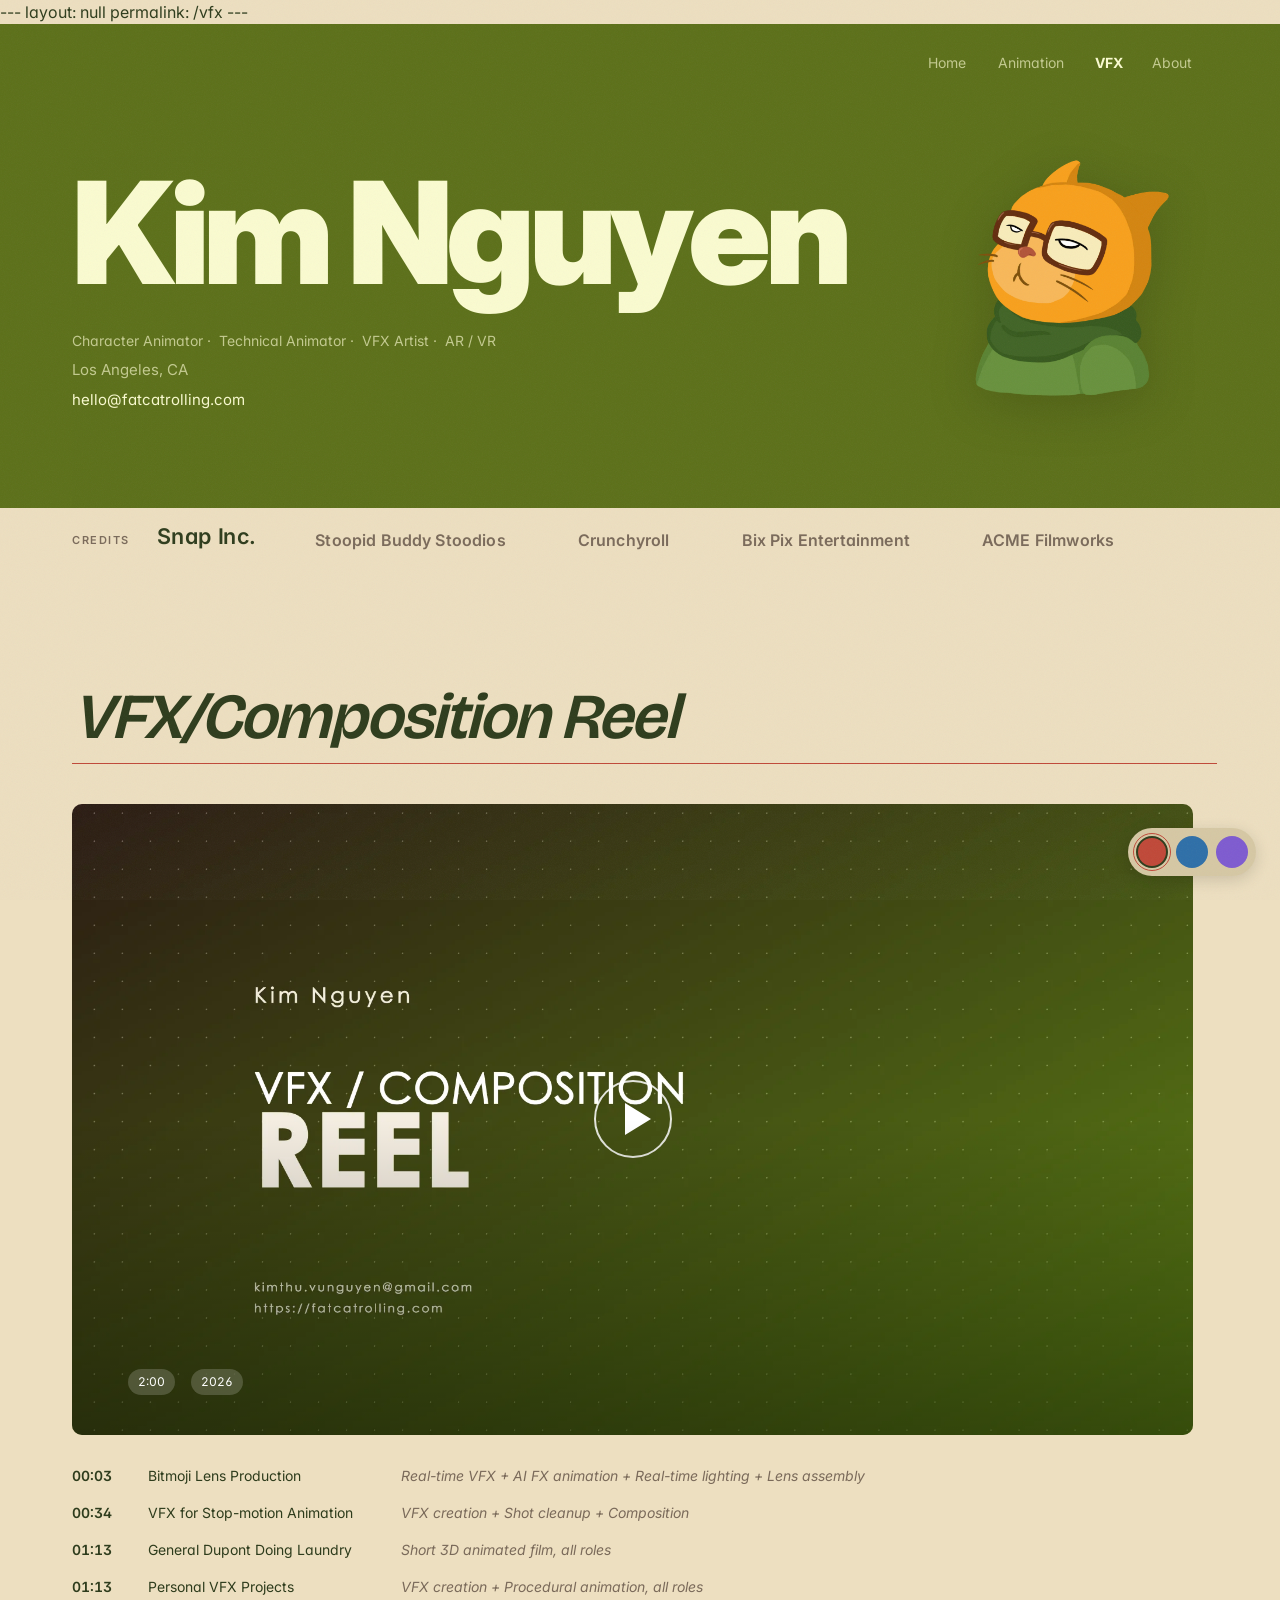
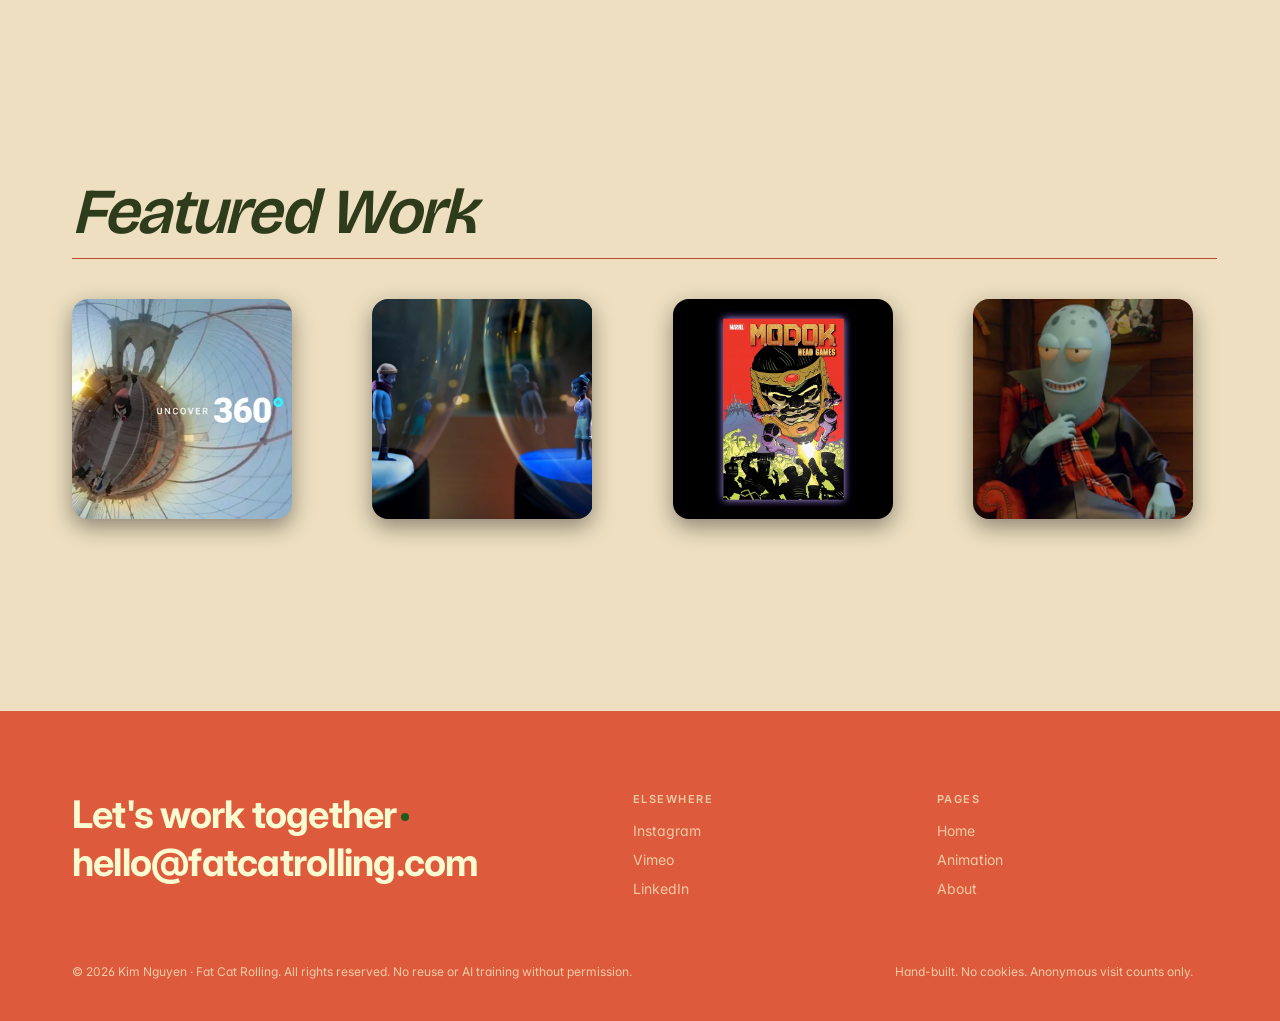
<file: vfx.html>
---
layout: null
permalink: /vfx
---
<!DOCTYPE html>
<html lang="en" data-palette="warm">
<head>
  <meta charset="UTF-8" />
  <meta name="viewport" content="width=device-width, initial-scale=1, viewport-fit=cover" />
  <title>VFX Reel, Kim Nguyen | Fat Cat Rolling</title>
  <meta name="description" content="VFX reel and selected work by Kim Nguyen, with sims, FX, integration, and compositing." />
  <meta name="robots" content="noai, noimageai" />
  <link rel="canonical" href="https://fatcatrolling.com/vfx" />

  <meta property="og:type" content="website" />
  <meta property="og:title" content="VFX Reel, Kim Nguyen" />
  <meta property="og:description" content="Sims, FX, integration, and compositing." />
  <meta property="og:url" content="https://fatcatrolling.com/vfx" />
  <meta property="og:image" content="https://fatcatrolling.com/images/og-vfx.jpg" />
  <meta name="twitter:card" content="summary_large_image" />
  <meta name="twitter:image" content="https://fatcatrolling.com/images/og-vfx.jpg" />

  <link rel="icon" href="favicon.ico?v=4" sizes="32x32" />
  <link rel="icon" type="image/png" href="favicon.png?v=4" sizes="64x64" />
  <link rel="apple-touch-icon" href="apple-touch-icon.png?v=4" />
  <link rel="preconnect" href="https://fonts.googleapis.com" />
  <link rel="preconnect" href="https://fonts.gstatic.com" crossorigin />
  <link rel="stylesheet" href="https://fonts.googleapis.com/css2?family=Bricolage+Grotesque:opsz,wght@12..96,600;12..96,700&family=Inter:wght@400;500;600;700;800;900&display=block" />
  <link rel="stylesheet" href="styles.css" />
</head>
<body data-page="vfx">
  <a class="skip-link" href="#work">Skip to work</a>

  <div class="page-top">
  <div class="container">

    <nav class="topnav" aria-label="Primary">
      <ul class="topnav__links">
        <li><a href="/" data-text="Home">Home</a></li>
        <li><a href="/animation" data-text="Animation">Animation</a></li>
        <li><a href="/vfx" data-text="VFX" aria-current="page">VFX</a></li>
        <li><a href="/about" data-text="About">About</a></li>
      </ul>
    </nav>

    <!-- Hero — unified: same one-line name + meta + OrangeCat as every page -->
    <header class="hero">
      <div class="hero__grid">
        <h1 class="hero__name" data-bind="pages.heroName">Kim Nguyen</h1>
        <div class="hero__meta">
          <div class="hero__roles" data-bind="roles" aria-label="Disciplines"></div>
          <span data-bind="location">Los Angeles, CA</span>
          <a data-bind="email" href="mailto:hello@fatcatrolling.com">hello@fatcatrolling.com</a>
        </div>
        <div class="hero__mascot" aria-hidden="true">
          <span class="cat" aria-hidden="true">
            <span class="cat__body"><span class="cat__body-idle">
              <img class="cat__part" src="images/OrangeCat_webp/01_OrangeCat_torso.webp" alt="" />
              <img class="cat__part" src="images/OrangeCat_webp/02_OrangeCat_scarf.webp" alt="" />
              <img class="cat__part" src="images/OrangeCat_webp/03_OrangeCat_arm.webp" alt="" />
            </span></span>
            <span class="cat__ears"><span class="cat__ears-idle">
              <img class="cat__part" src="images/OrangeCat_webp/04_OrangeCat_ears.webp" alt="" />
            </span></span>
            <span class="cat__head"><span class="cat__head-idle">
              <img class="cat__part" src="images/OrangeCat_webp/05_OrangeCat_head.webp" alt="" />
              <img class="cat__part cat__mouth cat__mouth--closed" src="images/OrangeCat_webp/06_OrangeCat_mouthClosed.webp" alt="" />
              <img class="cat__part cat__mouth cat__mouth--open"   src="images/OrangeCat_webp/06_OrangeCat_mouthOpen.webp" alt="" />
              <img class="cat__part" src="images/OrangeCat_webp/07_OrangeCat_glass.webp" alt="" />
              <img class="cat__part" src="images/OrangeCat_webp/08_OrangeCat_nose.webp" alt="" />
              <img class="cat__part cat__eyes cat__eyes--open"   src="images/OrangeCat_webp/09_OrangeCat_eyesOpen.webp" alt="" />
              <img class="cat__part cat__eyes cat__eyes--closed" src="images/OrangeCat_webp/09_OrangeCat_eyesClosed.webp" alt="" />
            </span></span>
          </span>
        </div>
      </div>
      <div class="hero__cursor-dot" aria-hidden="true"></div>
    </header>

  </div>
  </div><!-- /.page-top -->

  <div class="page-body">

  <section class="credits" aria-label="Credits">
    <div class="container credits__inner">
      <span class="credits__label" data-bind="pages.creditsLabel">Credits</span>
      <div class="credits__marquee">
        <div class="credits__track">
          <ul class="credits__list" data-bind="credits"></ul>
        </div>
      </div>
    </div>
  </section>

  <div class="container">

    <section class="section section--reel" id="work" aria-labelledby="reel-heading">
      <h2 class="section__title" id="reel-heading" data-bind="pages.reelHeading">VFX Reel</h2>
      <span class="section__rule" aria-hidden="true"></span>
      <div id="hero-reel"></div>
      <div class="shotlist" id="hero-reel-shotlist" aria-label="Shotlist"></div>
    </section>

    <section class="section" aria-labelledby="grid-heading">
      <h2 class="section__title" id="grid-heading" data-bind="pages.workHeading">Selected VFX Work</h2>
      <span class="section__rule" aria-hidden="true"></span>
      <p class="section__desc" data-bind="pages.workDesc">Breakdowns, sims, and integrations.</p>
      <div class="gallery" id="gallery"></div>
    </section>

  </div>

  </div><!-- /.page-body -->

  <footer class="footer">
    <div class="container">
      <div class="footer__grid">
        <div class="footer__cta">
          <a href="/about">
            <span data-bind="pages.cta">Let's work together</span><span class="footer__cta-dot" aria-hidden="true"></span>
          </a><br/>
          <a data-bind="email" href="mailto:hello@fatcatrolling.com">hello@fatcatrolling.com</a>
        </div>
        <div>
          <h3 class="footer__heading" data-bind="pages.elsewhereHeading">Elsewhere</h3>
          <ul class="footer__list">
            <li><a data-social="instagram" rel="me noopener" target="_blank">Instagram</a></li>
            <li><a data-social="vimeo"     rel="me noopener" target="_blank">Vimeo</a></li>
            <li><a data-social="linkedin"  rel="me noopener" target="_blank">LinkedIn</a></li>
          </ul>
        </div>
        <div>
          <h3 class="footer__heading" data-bind="pages.pagesHeading">Pages</h3>
          <ul class="footer__list">
            <li><a href="/" data-bind="pages.navHome">Home</a></li>
            <li><a href="/animation" data-bind="pages.navAnimation">Animation</a></li>
            <li><a href="/about" data-bind="pages.navAbout">About</a></li>
          </ul>
        </div>
      </div>
      <div class="footer__copy">
        <span>© <span id="year"></span> <span data-bind="copyright">Kim Nguyen · Fat Cat Rolling</span>. <span data-bind="pages.rights">All rights reserved. No reuse or AI training without permission.</span></span>
        <span data-bind="pages.tagline">Hand-built. No cookies. Anonymous visit counts only.</span>
      </div>
    </div>
  </footer>

  <a class="corner-mascot hero-visible" href="#" aria-label="Back to top">
    <span class="cat cat--corner" aria-hidden="true">
      <span class="cat__body"><span class="cat__body-idle">
        <img class="cat__part" src="images/OrangeCat_webp/01_OrangeCat_torso.webp" alt="" />
        <img class="cat__part" src="images/OrangeCat_webp/02_OrangeCat_scarf.webp" alt="" />
        <img class="cat__part" src="images/OrangeCat_webp/03_OrangeCat_arm.webp" alt="" />
      </span></span>
      <span class="cat__ears"><span class="cat__ears-idle">
        <img class="cat__part" src="images/OrangeCat_webp/04_OrangeCat_ears.webp" alt="" />
      </span></span>
      <span class="cat__head"><span class="cat__head-idle">
        <img class="cat__part" src="images/OrangeCat_webp/05_OrangeCat_head.webp" alt="" />
        <img class="cat__part cat__mouth cat__mouth--closed" src="images/OrangeCat_webp/06_OrangeCat_mouthClosed.webp" alt="" />
        <img class="cat__part cat__mouth cat__mouth--open"   src="images/OrangeCat_webp/06_OrangeCat_mouthOpen.webp" alt="" />
        <img class="cat__part" src="images/OrangeCat_webp/07_OrangeCat_glass.webp" alt="" />
        <img class="cat__part" src="images/OrangeCat_webp/08_OrangeCat_nose.webp" alt="" />
        <img class="cat__part cat__eyes cat__eyes--open"   src="images/OrangeCat_webp/09_OrangeCat_eyesOpen.webp" alt="" />
        <img class="cat__part cat__eyes cat__eyes--closed" src="images/OrangeCat_webp/09_OrangeCat_eyesClosed.webp" alt="" />
      </span></span>
    </span>
  </a>

  <div class="palette" role="group" aria-label="Color palette">
    <button class="palette__swatch palette__swatch--warm"   data-palette="warm"   aria-label="Warm palette"   aria-pressed="true"></button>
    <button class="palette__swatch palette__swatch--blue"   data-palette="blue"   aria-label="Blue palette"   aria-pressed="false"></button>
    <button class="palette__swatch palette__swatch--purple" data-palette="purple" aria-label="Purple palette" aria-pressed="false"></button>
  </div>
  <div id="palette-live" class="sr-only" aria-live="polite" style="position:absolute;left:-9999px;"></div>

  <script>document.getElementById('year').textContent = new Date().getFullYear();</script>
  <script src="data.js"></script>
  <script src="script.js"></script>
</body>
</html>
</file>
<file: styles.css>
/* ============================================================
   Fat Cat Rolling — styles.css  (Revision 4: Spencer-style bold)
   Shared across all pages.
   ============================================================ */


/* ---------- Base reset ---------- */
*, *::before, *::after { box-sizing: border-box; }
html, body { margin: 0; padding: 0; }
/* Reserve the scrollbar gutter so pages of differing height keep the same
   content width — otherwise the right-aligned nav row shifts on every
   navigation (the "all 4 tabs glitch" bug). */
html { scrollbar-gutter: stable; background: var(--bg); }
body {
  font-family: var(--font-body, 'Inter', -apple-system, BlinkMacSystemFont, 'Segoe UI', Roboto, sans-serif);
  font-feature-settings: 'ss01', 'cv11';
  /* Global typography controls (set from data.typography) */
  font-size: calc(16px * var(--body-scale, 1));
  font-weight: var(--body-weight, 400);
  font-style: var(--body-style, normal);
  background: var(--bg);
  min-height: 100vh;
  min-height: 100dvh;
  color: var(--fg);
  line-height: 1.5;
  -webkit-font-smoothing: antialiased;
  text-rendering: optimizeLegibility;
  transition: background-color 260ms ease, color 260ms ease;
}
img, svg, video { display: block; max-width: 100%; height: auto; }
img, video {
  -webkit-touch-callout: none; /* iOS Safari: block long-press "Save to Photos" */
  -webkit-user-select: none;
  user-select: none;
  -webkit-user-drag: none;     /* Safari: block image drag */
}
button { font: inherit; color: inherit; background: none; border: 0; padding: 0; cursor: pointer; }
a { color: inherit; }
.sr-only {
  position: absolute !important; width: 1px; height: 1px;
  padding: 0; margin: -1px; overflow: hidden; clip: rect(0 0 0 0); white-space: nowrap; border: 0;
}

/* ---------- Film grain (fixed overlay, pointer-events: none) ---------- */
body::before {
  content: '';
  position: fixed;
  inset: 0;
  pointer-events: none;
  z-index: 9000;
  opacity: var(--grain-opacity, 0.035);
  background-image: url("data:image/svg+xml,%3Csvg viewBox='0 0 256 256' xmlns='http://www.w3.org/2000/svg'%3E%3Cfilter id='n'%3E%3CfeTurbulence type='fractalNoise' baseFrequency='0.9' numOctaves='4' stitchTiles='stitch'/%3E%3C/filter%3E%3Crect width='100%25' height='100%25' filter='url(%23n)'/%3E%3C/svg%3E");
  background-size: 200px 200px;
}

/* ---------- Palettes — 3 bold, three-band (Warm default) ---------- */
:root,
:root[data-palette="warm"] {
  /* body band */
  --bg: #EDDFC0;
  --fg: #2E3C1C;
  --muted: #7A6A5A;
  --card: #D6C8A4;
  --accent: #C04838;
  --accent-secondary: #445212;
  --accent-ink: #ffffff;
  --focus-ring: #C04838;
  --grain-opacity: 0.05;
  --vignette-opacity: 0.065;
  /* top band (nav + hero) */
  --bg-top: #5C7019;
  --fg-top: #FAFBD0;
  --muted-top: rgba(250,251,208,0.65);
  /* footer band */
  --bg-footer: #DE5A3D;
  --fg-footer: #FAFBD0;
  --muted-footer: rgba(250,251,208,0.7);
  --accent-footer: #1F5C1A;
  --hover-footer: #FFE600;
  --accent-top: #F2CB30;
}
:root[data-palette="blue"] {
  /* body band */
  --bg: #103E5F;
  --fg: #D3E7EC;
  --muted: #7AAAB8;
  --card: #16496F;
  --accent: #F2CB30;
  --accent-secondary: #6F9ABF;
  --accent-ink: #11202b;
  --focus-ring: #F2CB30;
  --grain-opacity: 0.025;
  --vignette-opacity: 0.06;
  /* top band */
  --bg-top: #467775;
  --fg-top: #D3E7EC;
  --muted-top: rgba(211,231,236,0.65);
  /* footer band */
  --bg-footer: #F3CF2C;
  --fg-footer: #103E5F;
  --muted-footer: rgba(16,62,95,0.65);
  --accent-footer: #467775;
  --hover-footer: #FF6600;
  --accent-top: #F2CB30;
}
:root[data-palette="purple"] {
  /* body band */
  --bg: #322B61;
  --fg: #B6BCE0;
  --muted: #8882B0;
  --card: #42316E;
  --accent: #E8635E;
  --accent-secondary: #DC9A77;
  --accent-ink: #ffffff;
  --focus-ring: #E8635E;
  --grain-opacity: 0.025;
  --vignette-opacity: 0.06;
  /* top band */
  --bg-top: #866EB2;
  --fg-top: #FFFFFF;
  --muted-top: rgba(255,255,255,0.7);
  /* footer band */
  --bg-footer: #E0986F;
  --fg-footer: #322B61;
  --muted-footer: rgba(50,43,97,0.65);
  --accent-footer: #103E5F;
  --hover-footer: #FF3333;
  --accent-top: #1E1A3A;
}

/* ---------- Top band (nav + hero) ---------- */
.page-top {
  background: var(--bg-top);
  color: var(--fg-top);
  position: relative;
  transition: background-color 260ms ease, color 260ms ease;
}
/* Extend background into the right-side scrollbar gutter so the band
   reaches the viewport edge. The pseudo paints from page-top's right
   edge across the gutter width (100vw - 100% of the containing block). */
.page-top::after {
  content: '';
  position: absolute;
  top: 0;
  bottom: 0;
  left: 100%;
  width: calc(100vw - 100%);
  background: var(--bg-top);
  pointer-events: none;
  transition: background-color 260ms ease;
}
.page-top .topnav__links a { color: var(--muted-top); }
.page-top .topnav__links a[aria-current="page"] { color: var(--fg-top); font-weight: 700; }
.page-top .topnav__links a:hover { color: var(--fg-top); }
.page-top .hero__meta { color: var(--muted-top); }
.page-top .hero__meta a { color: var(--fg-top); }
.page-top .hero__meta a:hover { color: var(--accent-top); }
.page-top .hero__roles { color: var(--muted-top); }
.page-top .hero__name { color: var(--fg-top); }

/* ---------- Body band (credits + sections) ---------- */
.page-body {
  background: var(--bg);
  transition: background-color 260ms ease;
}

/* ---------- Shared heartbeat keyframe (2.4s — mascot, dot, swatch) ---------- */
@keyframes site-breath {
  0%, 100% { transform: scale(1); }
  50%       { transform: scale(1.015); }
}

/* ---------- Focus state ---------- */
:focus-visible {
  outline: 2.5px solid var(--focus-ring);
  outline-offset: 3px;
  border-radius: 2px;
}

/* ---------- Skip link ---------- */
.skip-link {
  position: absolute; top: -100px; left: 16px;
  background: var(--fg); color: var(--bg);
  padding: 8px 16px; border-radius: 4px;
  z-index: 100;
}
.skip-link:focus { top: 16px; }

/* ---------- Layout container ---------- */
.container {
  max-width: 1320px;
  margin-inline: auto;
  padding-inline: 24px;
}
@media (min-width: 768px)  { .container { padding-inline: 48px; } }
@media (min-width: 1280px) { .container { padding-inline: 72px; } }

/* ---------- Top nav ---------- */
.topnav {
  display: flex;
  align-items: center;
  justify-content: flex-end;
  padding: 28px 0;
  gap: 24px;
}
.topnav__links {
  display: flex; gap: 28px;
  font-size: 14px;
  list-style: none; margin: 0; padding: 0;
}
.topnav__links a {
  display: inline-flex;
  flex-direction: column;
  align-items: center;
  text-decoration: none;
  font-weight: 400;
  color: var(--muted);
  transition: color 200ms ease;
}
/* Invisible bold twin reserves the widest (bold) width at all times, so
   making the active tab bold never changes the box → the right-aligned
   row can't shift between pages (eliminates the navigation "glitch"). */
.topnav__links a::after {
  content: attr(data-text);
  height: 0;
  overflow: hidden;
  visibility: hidden;
  font-weight: 700;
  pointer-events: none;
  user-select: none;
}
.topnav__links a:hover { color: var(--accent); }
.topnav__links a:active { color: var(--accent); opacity: 0.7; }
.topnav__links a:focus:not(:focus-visible) { outline: none; }
.topnav__links a[aria-current="page"] { color: var(--fg); font-weight: 700; }

/* ============================================================
   HERO — unified across ALL pages: one-line name + meta + cat
   ============================================================ */
.hero {
  position: relative;
  margin-top: 56px;
  padding: 8px 0 96px;
}

/* Vignette — "lit from centre" atmosphere */
.hero::after {
  content: '';
  position: absolute;
  inset: 0;
  pointer-events: none;
  background: radial-gradient(
    ellipse at 50% 40%,
    transparent 45%,
    color-mix(in srgb, var(--fg) 18%, transparent) 100%
  );
  opacity: var(--vignette-opacity, 0.05);
  z-index: 0;
}

.hero__grid {
  position: relative;
  z-index: 1;
}

/* Name — oversized, ALWAYS one line */
.hero__name {
  font-size: calc(clamp(30px, 12vw, 142px) * var(--hero-scale, 1));
  font-weight: var(--hero-weight, 900);
  font-style: var(--hero-style, normal);
  line-height: 0.95;
  letter-spacing: -0.045em;
  white-space: nowrap;
  margin: 0 0 30px;
  max-width: 100%;
}
.hero__name .ch { display: inline-block; white-space: pre; }

/* Meta — roles, location, email */
.hero__meta {
  display: flex;
  flex-direction: column;
  gap: 8px;
  font-size: calc(15px * var(--body-scale, 1));
  color: var(--muted);
  max-width: 60ch;
}
.hero__meta a {
  color: var(--fg);
  text-decoration: none;
  width: fit-content;
  transition: color 200ms ease;
  cursor: pointer;
}
.hero__meta a:hover { color: var(--accent); }
.hero__roles {
  display: flex;
  flex-wrap: wrap;
  gap: 0 4px;
  font-size: 14px;
  color: var(--muted);
}
.hero__roles span:not(:last-child)::after { content: " ·"; padding-right: 4px; }

/* OrangeCat mascot — top-right on desktop */
.hero__mascot {
  position: absolute;
  top: clamp(-64px, -3.4vw, -12px);
  right: 0;
  display: block;
  text-decoration: none;
  /* Decorative: never intercept clicks — the right-aligned nav tabs sit
     underneath the cat's transparent bounding box. Hover/wobble are
     reconstructed geometrically in initHeroMascotTracking(). */
  pointer-events: none;
  transform-origin: 50% 90%;
  animation: mascot-sway 5.6s ease-in-out infinite;
}
@keyframes mascot-sway { 0%,100% { transform: rotate(-0.5deg); } 50% { transform: rotate(0.5deg); } }
.hero__mascot.wobble { animation: mascot-wobble 700ms cubic-bezier(.34, 1.56, .64, 1) forwards; }
@keyframes mascot-wobble {
  0%   { transform: translateY(0) rotate(0deg); }
  20%  { transform: translateY(-14px) rotate(-4deg); }
  45%  { transform: translateY(-10px) rotate(4deg); }
  70%  { transform: translateY(-4px) rotate(-2deg); }
  100% { transform: translateY(0) rotate(0deg); }
}

/* Layered cat composite */
.cat {
  position: relative;
  display: block;
  width: clamp(180px, 23vw, 340px);
  aspect-ratio: 1 / 1;
  filter: drop-shadow(0 10px 26px rgba(0,0,0,0.16));
}
.cat__part {
  position: absolute;
  inset: 0;
  width: 100%;
  height: auto;
  display: block;
}

/* Cursor-driven outer groups — vars --cx / --cy set by JS, range -1…1 */
.cat__body,
.cat__ears,
.cat__head {
  position: absolute;
  inset: 0;
  display: block;
}
.cat__body {
  transform: translate(calc(var(--cx, 0) * 2px), calc(var(--cy, 0) * 1px)) rotate(calc(var(--cx, 0) * 1.2deg - var(--cy, 0) * 0.5deg));
  transform-origin: 50% 92%;
  transition: transform 380ms ease-out;
}
.cat__ears {
  transform: translate(calc(var(--cx, 0) * 4px), calc(var(--cy, 0) * 3px)) rotate(calc(var(--cx, 0) * 9deg - var(--cy, 0) * 4deg));
  transform-origin: 50% 55%;
  transition: transform 400ms ease-out;
}
.cat__head {
  transform: translate(calc(var(--cx, 0) * 6px), calc(var(--cy, 0) * 5px)) rotate(calc(var(--cx, 0) * 7deg - var(--cy, 0) * 3deg));
  transform-origin: 50% 40%;
  transition: transform 280ms ease-out;
  will-change: transform;
}

/* Inner wrappers carry idle keyframes — compose with cursor transforms above */
.cat__body-idle,
.cat__ears-idle,
.cat__head-idle {
  position: absolute;
  inset: 0;
  display: block;
}
.cat__body-idle { animation: cat-breathe  2.6s ease-in-out infinite; }
.cat__head-idle { animation: cat-head-bob 3.4s ease-in-out infinite; }
.cat__ears-idle { animation: cat-ears-bob 3.4s ease-in-out infinite; animation-delay: 180ms; }
@keyframes cat-breathe  { 0%,100% { transform: scale(1); } 50% { transform: scale(1.012); } }
@keyframes cat-head-bob { 0%,100% { transform: translateY(0) rotate(-0.6deg); } 50% { transform: translateY(-4px) rotate(0.6deg); } }
@keyframes cat-ears-bob { 0%,100% { transform: rotate(-1.1deg); } 50% { transform: rotate(1.1deg); } }

/* Mouth and eye states — crossfade via opacity */
.cat__mouth,
.cat__eyes { transition: opacity 60ms ease; }
.cat__mouth--open,
.cat__eyes--closed { opacity: 0; }

/* JS adds .cat--blink to .hero__mascot for ~120ms */
.cat--blink .cat__eyes--open   { opacity: 0; }
.cat--blink .cat__eyes--closed { opacity: 1; }

/* JS adds .cat--talk to .hero__mascot on hover for ~500ms */
.cat--talk .cat__mouth--closed { opacity: 0; }
.cat--talk .cat__mouth--open   { opacity: 1; }

/* Hover bounce — triggered via .cat--hover class because .hero__mascot is pointer-events:none */
.hero__mascot.cat--hover .cat { animation: cat-bounce 480ms cubic-bezier(.34, 1.56, .64, 1); }
@keyframes cat-bounce {
  0%   { transform: translateY(0); }
  45%  { transform: translateY(-10px); }
  100% { transform: translateY(0); }
}

/* Cursor-reactive floating image cluster (home only; JS fills it) */
.hero__images {
  position: absolute;
  inset: 0;
  pointer-events: none;
  z-index: 0;
}
.hero__image {
  position: absolute;
  left: var(--baseX, 50%);
  top: var(--baseY, 50%);
  width: clamp(58px, 8vw, 116px);
  will-change: transform;
  transform: translate3d(var(--tx, 0px), var(--ty, 0px), 0);
  transition: transform 600ms cubic-bezier(.22, 1, .36, 1);
}
.hero__image img { width: 100%; height: auto; border-radius: 12px; }
.hero__image .shadow {
  position: absolute; inset: 12% 10% -10% 10%;
  background: rgba(0,0,0,.22); filter: blur(18px); border-radius: 12px; z-index: -1;
}

/* Cursor dot follower (JS sets --cursor-x / --cursor-y) */
.hero__cursor-dot {
  position: fixed;
  top: 0; left: 0;
  width: 12px; height: 12px;
  border-radius: 50%;
  background: var(--accent);
  pointer-events: none;
  z-index: 8999;
  opacity: 0;
  transform: translate(var(--cursor-x, -100px), var(--cursor-y, -100px));
  transition: transform 180ms cubic-bezier(.34, 1.56, .64, 1), opacity 200ms ease;
}
.hero__cursor-dot.active { opacity: 0.55; }

/* Hero responsive: stack mascot above the name on smaller screens */
@media (max-width: 860px) {
  .hero { margin-top: 16px; padding-bottom: 64px; }
  .hero__mascot {
    position: static;
    margin: 0 0 20px;
  }
  .cat { width: clamp(145px, 36vw, 230px); }
  .hero__name { margin-bottom: 22px; }
}

/* ---------- Corner mascot (layered cat, facing right) ---------- */
.corner-mascot {
  position: fixed;
  top: 24px; left: 24px;
  z-index: 50;
  text-decoration: none;
  display: block;
  transition: opacity 400ms ease;
}
.cat--corner {
  width: 68px;
  transform: scaleX(-1);
  filter: drop-shadow(0 3px 10px rgba(0,0,0,0.2));
  transition: transform 300ms cubic-bezier(.34, 1.56, .64, 1);
}
/* Corner: remap idle animations to tuned-down amplitudes (~⅓ of hero) */
.cat--corner .cat__head-idle { animation-name: corner-head-bob; }
.cat--corner .cat__ears-idle { animation-name: corner-ears-bob; }
@keyframes corner-head-bob { 0%,100% { transform: translateY(0) rotate(-0.4deg); } 50% { transform: translateY(-1.5px) rotate(0.4deg); } }
@keyframes corner-ears-bob { 0%,100% { transform: rotate(-0.8deg); } 50% { transform: rotate(0.8deg); } }
/* Override breathe with visible scale — scale(1.012) at 68px is sub-pixel (0.4px/side) */
.cat--corner .cat__body-idle { animation-name: corner-breathe-inner; }
@keyframes corner-breathe-inner { 0%,100% { transform: scale(1); } 50% { transform: scale(1.05); } }
/* Corner: head + ears follow (reduced magnitude); body stays put.
   scaleX(-1) + JS-negated --cx keep the turn toward the cursor.
   The −var(--cy)*Ndeg term gives extra clockwise tilt at bottom-right. */
.cat--corner .cat__body { transform: none; transition: none; }
.cat--corner .cat__head {
  transform: translate(calc(var(--cx, 0) * 2px), calc(var(--cy, 0) * 2px)) rotate(calc(var(--cx, 0) * 3deg - var(--cy, 0) * 5deg));
  transition: transform 240ms ease-out;
}
.cat--corner .cat__ears {
  transform: translate(calc(var(--cx, 0) * 2px), calc(var(--cy, 0) * 2px)) rotate(calc(var(--cx, 0) * 4deg - var(--cy, 0) * 6deg));
  transition: transform 340ms ease-out;
}
/* Hover lift — scaleX(-1) must stay to preserve the flip */
.corner-mascot:hover .cat--corner { transform: scaleX(-1) translateY(-4px); }
/* 3-click wobble — scaleX(-1) baked into every keyframe */
.corner-mascot.wobble .cat--corner {
  animation: corner-wobble 700ms cubic-bezier(.34, 1.56, .64, 1) forwards;
}
@keyframes corner-wobble {
  0%   { transform: scaleX(-1) translateY(0)     rotate(0deg);  }
  20%  { transform: scaleX(-1) translateY(-14px)  rotate(-4deg); }
  45%  { transform: scaleX(-1) translateY(-10px)  rotate(4deg);  }
  70%  { transform: scaleX(-1) translateY(-4px)   rotate(-2deg); }
  100% { transform: scaleX(-1) translateY(0)     rotate(0deg);  }
}
/* Hidden until the hero mascot scrolls out of view */
.corner-mascot.hero-visible { opacity: 0; pointer-events: none; }
@media (max-width: 640px) {
  .corner-mascot { top: 16px; left: 16px; }
  .cat--corner { width: 52px; }
}

/* ---------- Credits strip — stop-motion spotlight ---------- */
.credits {
  padding: 20px 0;
  margin-bottom: 64px;
}
.credits__inner { display: flex; align-items: center; gap: 0 32px; }
.credits__label {
  flex-shrink: 0;
  font-size: 11px; font-weight: 600;
  text-transform: uppercase; letter-spacing: 0.14em;
  color: var(--muted); padding-right: 8px;
}
.credits__marquee { flex: 1; }
.credits__track { display: contents; }
.credits__list {
  display: flex; flex-wrap: wrap;
  gap: 6px 72px;
  list-style: none; margin: 0; padding: 0;
  font-size: calc(clamp(13px, 1.3vw, 16px) * var(--body-scale, 1));
  font-weight: 600; letter-spacing: 0.01em;
  color: var(--muted);
  align-items: center;
  overflow: visible;
}
.credits__list li {
  transform-origin: bottom center;
  transform: scale(1);
  transition: transform 260ms cubic-bezier(0.34, 1.56, 0.64, 1), color 220ms ease;
  cursor: default;
}
.credits__list li.is-spotlight {
  color: var(--fg);
  animation: credits-stopmotion 520ms steps(1, end) 1 both;
}
@keyframes credits-stopmotion {
  0%   { transform: scale(1)    rotate(0deg)    translateY(0); }
  20%  { transform: scale(1.38) rotate(-1.4deg) translateY(-3px); }
  40%  { transform: scale(1.42) rotate(1.2deg)  translateY(0); }
  60%  { transform: scale(1.40) rotate(-0.6deg) translateY(-2px); }
  85%  { transform: scale(1.38) rotate(0.4deg)  translateY(0); }
  100% { transform: scale(1.35) rotate(0deg)    translateY(0); }
}
.credits__list a {
  color: inherit; text-decoration: none;
  border-bottom: 1px solid transparent;
  transition: border-color 200ms ease, color 200ms ease;
}
.credits__list a:hover { border-bottom-color: var(--accent); color: var(--accent); }

/* ---------- Custom list sections (e.g. Awards) ---------- */
.list-section__list {
  list-style: none; margin: 0; padding: 0;
  display: flex; flex-direction: column; gap: 14px;
}
.list-section__list li {
  position: relative;
  padding-left: 1.4em;
  display: flex; justify-content: space-between; align-items: baseline;
  gap: 8px 24px;
  font-size: calc(clamp(15px, 1.5vw, 18px) * var(--body-scale, 1));
  line-height: 1.5;
  color: var(--fg);
}
.list-section__text { max-width: 68ch; }
/* Year: right-aligned, same treatment as the Experience dates */
.list-section__year {
  color: var(--muted);
  font-variant-numeric: tabular-nums;
  font-size: calc(14px * var(--body-scale, 1));
  white-space: nowrap; flex-shrink: 0;
}
.list-section__list li::before {
  content: "";
  position: absolute;
  left: 0; top: 0.62em;
  width: 7px; height: 7px;
  border-radius: 50%;
  background: var(--accent);
}

/* Custom sections: stacked blocks (text / list / gallery / video) */
.cs-block + .cs-block { margin-top: 48px; }
.cs-text p {
  font-size: calc(18px * var(--body-scale, 1));
  line-height: 1.6;
  max-width: 62ch;
  color: var(--fg);
  margin: 0 0 1em;
}
.cs-text p:last-child { margin-bottom: 0; }
.cs-text a, .list-section__text a {
  color: inherit;
  text-decoration: underline;
  text-decoration-color: var(--accent);
  text-underline-offset: 3px;
  transition: color 200ms ease;
}
.cs-text a:hover, .list-section__text a:hover { color: var(--accent); }

/* ---------- Section heading + animated rule ---------- */
.section { padding: 80px 0 96px; }
.section--reel  { padding: 48px 0 96px; }

.section__title {
  font-family: var(--font-display, 'Bricolage Grotesque', -apple-system, BlinkMacSystemFont, 'Segoe UI', Roboto, sans-serif);
  font-style: var(--heading-style, italic);
  font-weight: var(--heading-weight, 600);
  font-size: calc(clamp(30px, 5.5vw, 64px) * var(--heading-scale, 1));
  letter-spacing: -0.03em;
  line-height: 1.02;
  margin: 0;
}
.section__rule {
  display: block;
  height: 1px;
  background: var(--accent);
  margin: 14px 0 40px;
  transform: scaleX(0);
  transform-origin: left;
  width: calc(100% + 24px);
  transition: none;
}
.section__rule.in-view {
  transition: transform 700ms cubic-bezier(.34, 1.56, .64, 1);
  transform: scaleX(1);
}
.section__desc {
  font-size: calc(16px * var(--body-scale, 1));
  color: var(--muted);
  margin: 0 0 40px;
  max-width: 60ch;
}

/* ---------- Reel embed (cinematic, no countdown, no PLAY cursor) ---------- */
.reel {
  width: 100%;
  aspect-ratio: 16 / 9;
  background: var(--card);
  border-radius: 10px;
  overflow: hidden;
  position: relative;
  cursor: pointer;
  transition: transform 320ms cubic-bezier(.34, 1.56, .64, 1);
}
.reel:hover { transform: perspective(1200px) rotateY(-2.5deg) rotateX(1.5deg) scale(1.035); }
.reel:focus-visible { transform: none; }
.reel::before {
  content: '';
  position: absolute;
  inset: -30px;
  background: radial-gradient(ellipse at center, var(--accent) 0%, transparent 65%);
  opacity: 0;
  filter: blur(40px);
  transition: opacity 400ms ease;
  pointer-events: none;
  z-index: 0;
}
.reel:hover::before { opacity: 0.32; }
.reel__poster {
  position: absolute;
  inset: 0;
  width: 100%; height: 100%;
  object-fit: cover;
  z-index: 1;
}
.reel__overlay {
  position: absolute;
  inset: 0;
  background: linear-gradient(180deg, transparent 50%, rgba(0,0,0,0.42) 100%);
  display: flex; align-items: flex-end;
  padding: 24px;
  pointer-events: none;
  z-index: 3;
}
@media (min-width: 768px) { .reel__overlay { padding: 40px; } }
.reel__meta { color: white; display: flex; align-items: center; gap: 16px; flex-wrap: wrap; }
.reel__title { font-size: clamp(18px, 2.4vw, 28px); font-weight: 700; letter-spacing: -0.01em; }
.reel__chip {
  font-size: 12px; font-variant-numeric: tabular-nums;
  background: rgba(255,255,255,0.18); padding: 4px 10px; border-radius: 100px;
  backdrop-filter: blur(8px); -webkit-backdrop-filter: blur(8px);
}
.reel__play {
  position: absolute;
  top: 50%; left: 50%;
  transform: translate(-50%, -50%);
  width: 80px; height: 80px;
  display: grid; place-items: center;
  z-index: 2;
  pointer-events: none;
  transition: transform 320ms cubic-bezier(.34, 1.56, .64, 1);
}
.reel:hover .reel__play { transform: translate(-50%, -50%) scale(1.375); }
.reel__play-svg { width: 80px; height: 80px; overflow: visible; }
.reel__play-ring {
  fill: none;
  stroke: rgba(255,255,255,0.85);
  stroke-width: 2;
  stroke-dasharray: 239;
  stroke-dashoffset: 239;
  transform-origin: 40px 40px;
  animation: ring-draw-in 1.2s ease-out forwards, ring-rotate 8s linear 1.2s infinite;
  transition: stroke-width 320ms ease;
}
.reel:hover .reel__play-ring { stroke-width: 3; }
@keyframes ring-draw-in { to { stroke-dashoffset: 0; } }
@keyframes ring-rotate  { to { transform: rotate(360deg); } }
.reel__play-arrow { fill: white; }
@media (hover: none) {
  .reel:hover { transform: none; }
  .reel__play { opacity: 0.75; }
  .reel::before { display: none; }
}
#hero-reel iframe {
  width: 100%; aspect-ratio: 16 / 9;
  display: block; border-radius: 10px; border: 0;
}

/* Shotlist under reel */
.shotlist {
  display: grid;
  row-gap: 4px;
  column-gap: 16px;            /* gap between time ↔ project (and base gap before role) */
  grid-template-columns: 60px 1fr;
  margin-top: 24px;
  font-size: calc(14px * var(--body-scale, 1));
  color: var(--muted);
}
@media (min-width: 640px) {
  /* Project column sizes to the widest project name across ALL rows,
     so every role lines up at the same x-position. */
  .shotlist { grid-template-columns: 60px auto 1fr; }
}
.shotlist__row {
  display: grid;
  grid-template-columns: subgrid;   /* share the parent .shotlist's columns */
  grid-column: 1 / -1;
  align-items: baseline;
  padding: 6px 8px 6px 0;
  border-radius: 0 4px 4px 0;
  box-shadow: inset 2px 0 0 transparent;
  transition: box-shadow 220ms cubic-bezier(.34, 1.56, .64, 1),
              background-color 220ms ease, padding-left 220ms ease;
}
.shotlist__row:hover {
  box-shadow: inset 4px 0 0 var(--accent);
  background-color: var(--card);
  padding-left: 8px;
}
.shotlist__time    { font-variant-numeric: tabular-nums; color: var(--fg); font-weight: 600; }
.shotlist__project { color: var(--fg); white-space: nowrap; }
.shotlist__role    { font-style: italic; padding-left: 32px; } /* extra space between project ↔ role (on top of column-gap above) */

/* Mobile: drop subgrid, flow as a single paragraph per row */
@media (max-width: 639px) {
  .shotlist { display: block; }
  .shotlist__row {
    display: block;
    padding: 5px 0;
    line-height: 1.65;
    box-shadow: none;
    background: none;
  }
  .shotlist__time,
  .shotlist__project,
  .shotlist__role    { display: inline; }
  .shotlist__time    { padding-right: 8px; }
  .shotlist__project { white-space: normal; }
  .shotlist__role    { padding-left: 0; }
  .shotlist__role::before { content: "\00a0—\00a0"; }
  .shotlist__row:hover {
    box-shadow: none;
    background-color: transparent;
    padding-left: 0;
  }
}

/* ---------- Gallery — clean aligned grid + bounce-in ---------- */
.gallery {
  display: grid;
  grid-template-columns: repeat(4, 1fr);
  gap: 80px;
}
@media (max-width: 900px) { .gallery { grid-template-columns: repeat(2, 1fr); gap: 24px; } }
@media (max-width: 560px) { .gallery { gap: 14px; } }

.project {
  display: block;
  width: 100%;
  padding: 0;
  border: 0;
  background: none;
  cursor: pointer;
  opacity: 0;
  transform: translateY(28px);
}
.project.inview {
  opacity: 1;
  transform: translateY(0);
  transition: opacity 500ms ease, transform 620ms cubic-bezier(.34, 1.56, .64, 1);
  transition-delay: calc(var(--delay, 0) * 70ms);
}
.project__image { position: relative; }
/* The gallery no longer uses the separate .shadow div (kept only for hero
   images). Hiding it here avoids a doubled/misaligned shadow. */
.project__image .shadow { display: none; }
.media {
  position: relative;
  aspect-ratio: 1 / 1;
  border-radius: 16px;
  overflow: hidden;
  /* transparent so a Snapcode's transparent corners show the page through them */
  background: transparent;
  /* Alpha-aware drop shadow ON the tile itself: it follows the actual artwork
     (the rounded Snapcode, ignoring its transparent corners; or the rounded
     rectangle of a full-frame still), so the shadow hugs the real shape with no
     corner "puncture". NOTE: no `will-change` here — it promotes a layer that
     stops drop-shadow from rendering. */
  filter: drop-shadow(0 8px 11px rgba(0,0,0,0.40));
  transition: transform 360ms cubic-bezier(.34, 1.56, .64, 1), filter 360ms ease;
}
.media img, .media video {
  width: 100%; height: 100%;
  object-fit: cover; display: block;
}
.shadow {
  position: absolute;
  inset: 10% 8% -8% 8%;
  background: rgba(0,0,0,0.20);
  filter: blur(24px);
  border-radius: 12px;
  z-index: -1;
}
.project:hover .media { transform: scale(1.035); filter: drop-shadow(0 14px 18px rgba(0,0,0,0.48)); }

/* ---------- Free-form canvas sections ---------- */
.canvas { padding: 32px 0; }
.canvas__grid { display: grid; }
.canvas__block { min-width: 0; min-height: 0; overflow: hidden; }
.canvas__h { font-family: var(--font-display, 'Bricolage Grotesque', sans-serif); font-style: italic; font-weight: 600; font-size: clamp(24px, 4vw, 48px); line-height: 1.1; margin: 0; color: var(--fg); }
.canvas__text { color: var(--fg); line-height: 1.5; }
.canvas__img { width: 100%; height: 100%; object-fit: cover; border-radius: 12px; display: block; }
.canvas__ph { display: grid; place-items: center; height: 100%; min-height: 80px; background: var(--card); color: var(--muted); border-radius: 12px; font-size: 13px; }
.canvas__video { width: 100%; height: 100%; object-fit: cover; border-radius: 12px; display: block; background: #000; }
.canvas__reel { width: 100%; height: 100%; }
.canvas__reel .reel__poster { width: 100%; height: 100%; object-fit: cover; border-radius: 12px; }
.canvas-host { display: block; }
@media (max-width: 640px) {
  .canvas__grid { grid-template-columns: 1fr !important; grid-auto-rows: auto !important; }
  .canvas__block { grid-column: 1 !important; grid-row: auto !important; min-height: 0; }
}
.project:focus-visible .media { transform: scale(1.025); }

/* ---------- About page specifics ---------- */
.about-lead {
  font-size: calc(clamp(22px, 3.5vw, 36px) * var(--body-scale, 1));
  line-height: 1.3;
  font-weight: 600;
  letter-spacing: -0.02em;
  max-width: 28ch;
  margin: 0 0 48px;
}
.about-body {
  font-size: calc(18px * var(--body-scale, 1));
  line-height: 1.6;
  max-width: 62ch;
  color: var(--fg);
  margin: 0 0 48px;
}
.experience {
  max-width: 72ch; margin: 0 0 48px;
}
.experience__row {
  padding: 28px 0;
  display: flex; flex-direction: column; gap: 12px;
}
.experience__head {
  display: flex;
  justify-content: space-between;
  align-items: baseline;
  gap: 16px;
  flex-wrap: wrap;
}
.experience__role   { font-weight: 600; }
.experience__studio { color: var(--muted); font-size: calc(14px * var(--body-scale, 1)); margin-top: 2px; }
.experience__years  { color: var(--muted); font-variant-numeric: tabular-nums; font-size: calc(14px * var(--body-scale, 1)); white-space: nowrap; flex-shrink: 0; }
.experience__highlights {
  margin: 0; padding: 0 0 0 1.2em;
  display: flex; flex-direction: column; gap: 6px;
}
.experience__highlights li {
  font-size: calc(15px * var(--body-scale, 1));
  line-height: 1.55;
  color: var(--fg);
}
.experience__skills {
  font-size: calc(13px * var(--body-scale, 1));
  color: var(--muted);
  line-height: 1.5;
}
.experience__skills-label { font-weight: 600; color: var(--fg); }

/* ---------- Footer ---------- */
.footer {
  padding: 80px 0 40px;
  margin-top: 96px;
  background: var(--bg-footer);
  color: var(--fg-footer);
  position: relative;
  transition: background-color 260ms ease, color 260ms ease;
}
/* Extend footer background into the right-side scrollbar gutter. */
.footer::after {
  content: '';
  position: absolute;
  top: 0;
  bottom: 0;
  left: 100%;
  width: calc(100vw - 100%);
  background: var(--bg-footer);
  pointer-events: none;
  transition: background-color 260ms ease;
}
.footer .footer__cta a { color: var(--fg-footer); }
.footer .footer__cta a:hover { color: var(--hover-footer); opacity: 1; }
.footer .footer__cta-dot { background: var(--accent-footer); }
.footer .footer__heading { color: var(--muted-footer); }
.footer .footer__list a { color: var(--muted-footer); border-bottom: 0; }
.footer .footer__list a:hover { color: var(--fg-footer); border-bottom-color: transparent; opacity: 1; }
.footer .footer__copy { color: var(--muted-footer); }
.footer__grid { display: grid; gap: 32px; }
@media (min-width: 768px) { .footer__grid { grid-template-columns: 2fr 1fr 1fr; gap: 48px; } }
.footer__cta {
  font-size: clamp(22px, 3.2vw, 38px);
  font-weight: 700;
  letter-spacing: -0.02em;
  line-height: 1.25;
}
.footer__cta a {
  text-decoration: none;
  transition: color 200ms ease;
  cursor: pointer;
}
.footer__cta a:hover { color: var(--accent); }
.footer__cta-dot {
  display: inline-block;
  width: 8px; height: 8px;
  border-radius: 50%;
  background: var(--accent);
  vertical-align: middle;
  margin-left: 4px;
  margin-bottom: 2px;
  animation: site-breath 2.4s ease-in-out infinite;
  transition: transform 220ms cubic-bezier(.34, 1.56, .64, 1),
              clip-path 220ms cubic-bezier(.34, 1.56, .64, 1);
}
.footer__cta a:hover .footer__cta-dot {
  animation: none;
  transform: translateX(10px);
  clip-path: polygon(0 35%, 55% 35%, 55% 0%, 100% 50%, 55% 100%, 55% 65%, 0 65%);
}
.footer__heading {
  font-size: 11px; text-transform: uppercase; letter-spacing: 0.14em;
  color: var(--muted); margin: 0 0 12px; font-weight: 600;
}
.footer__list {
  list-style: none; margin: 0; padding: 0;
  display: grid; gap: 8px; font-size: calc(14px * var(--body-scale, 1));
}
.footer__list a {
  text-decoration: none; color: var(--fg);
  border-bottom: 1px solid transparent;
  transition: border-color 200ms ease, color 200ms ease;
  cursor: pointer;
}
.footer__list a:hover { border-bottom-color: var(--accent); color: var(--accent); }
.footer__copy {
  margin-top: 64px;
  display: flex; justify-content: space-between; gap: 24px; flex-wrap: wrap;
  font-size: calc(12px * var(--body-scale, 1)); color: var(--muted);
}

/* ---------- Palette switcher (3 swatches) ---------- */
.palette {
  position: fixed;
  bottom: 24px; right: 24px;
  z-index: 50;
  display: flex; gap: 8px; padding: 8px;
  background: var(--card);
  border-radius: 100px;
  box-shadow: 0 4px 16px rgba(0,0,0,0.14);
}
.palette__swatch {
  width: 32px; height: 32px;
  border-radius: 50%;
  border: 2px solid transparent;
  position: relative;
  transition: transform 200ms ease, border-color 200ms ease;
  overflow: visible;
}
.palette__swatch[aria-pressed="true"] {
  border-color: var(--fg);
  animation: site-breath 2.4s ease-in-out infinite;
}
.palette__swatch[aria-pressed="true"]::after {
  content: '';
  position: absolute; inset: -5px;
  border-radius: 50%;
  border: 1px solid var(--accent);
  animation: ring-pulse 2.4s ease-in-out infinite;
  pointer-events: none;
}
@keyframes ring-pulse {
  0%, 100% { opacity: 0; transform: scale(0.88); }
  50%      { opacity: 0.5; transform: scale(1.06); }
}
.palette__swatch.click { animation: swatch-bounce 320ms cubic-bezier(.5, 1.6, .4, 1); }
@keyframes swatch-bounce {
  0% { transform: scale(1); } 50% { transform: scale(1.18); } 100% { transform: scale(1); }
}
.palette__swatch--warm   { background: #C04838; }
.palette__swatch--blue   { background: #2E6FA8; }
.palette__swatch--purple { background: #7E5BD0; }
@media (max-width: 640px) {
  .palette { bottom: 16px; right: 16px; padding: 6px; gap: 6px; }
  .palette__swatch { width: 28px; height: 28px; }
}

/* ---------- Lightbox ---------- */
.lightbox {
  position: fixed;
  inset: 0;
  z-index: 100;
  background: rgba(15, 13, 10, 0.92);
  display: none;
  align-items: center;
  justify-content: center;
  padding: clamp(16px, 3vw, 24px);
  opacity: 0;
  transition: opacity 300ms ease;
}
.lightbox.open { display: flex; opacity: 1; }
.lightbox__inner {
  position: relative;
  display: flex;
  flex-direction: column;
  /*width: min(1280px, 100%);*/
  max-width: 100%;
  max-height: min(90vh, 100%);
  max-height: min(90dvh, 100%);
  background: transparent;
  border-radius: 6px;
  overflow: hidden;
  transform: scale(0.9);
  opacity: 0;
  transition: opacity 300ms ease, transform 300ms cubic-bezier(.34, 1.56, .64, 1);
}
.lightbox.open .lightbox__inner { transform: scale(1); opacity: 1; }
.lightbox__body {
  display: flex;
  align-items: center;
  justify-content: center;
  width: 100%;
  min-height: 0;
  max-height: min(90vh, 100%);
  max-height: min(90dvh, 100%);
}
.lightbox__body img,
.lightbox__body video {
  display: block;
  max-width: 100%;
  max-height: min(86vh, calc(100vh - 88px));
  max-height: min(86dvh, calc(100dvh - 88px));
  width: auto;
  height: auto;
  border: 0;
  object-fit: contain;
}

.lightbox__body video {
  width: auto;
  max-width: 95vw;
  height: min(86vh, calc(100vh - 88px));
  height: min(86dvh, calc(100dvh - 88px));
}
.lightbox__body:has(iframe) {
  width: 100%;
  aspect-ratio: 16 / 9;
  max-height: min(90vh, calc(100vh - 48px));
  max-height: min(90dvh, calc(100dvh - 48px));
}
.lightbox__body iframe {
  display: block;
  width: 100%;
  height: 100%;
  border: 0;
}
.lightbox__close {
  position: absolute;
  top: 16px; right: 16px;
  width: 44px; height: 44px;
  border-radius: 50%;
  background: rgba(255,255,255,0.15);
  color: white;
  display: grid; place-items: center;
  z-index: 1;
  backdrop-filter: blur(8px);
  transition: background-color 200ms ease;
}
.lightbox__close:hover { background: rgba(255,255,255,0.25); }
.lightbox__close svg { width: 20px; height: 20px; }
.lightbox__caption {
  color: rgba(255,255,255,0.9);
  background: black;
  font-size: 13px;
  font-weight: 500;
  text-align: center;
  letter-spacing: 0.02em;
  padding: 10px 24px 16px;
  flex-shrink: 0;
}
.lightbox__caption[hidden] { display: none; }

.lightbox__placeholder {
  display: grid; place-items: center;
  width: 100%;
  min-height: min(40vh, 320px);
  min-height: min(40dvh, 320px);
  color: white;
  font-size: 14px; text-align: center;
  padding: 32px;
  background: linear-gradient(135deg, #1f1c18 0%, var(--accent) 100%);
}

/* ---------- 404 page ---------- */
body[data-page="404"] { display: flex; flex-direction: column; }
body[data-page="404"] .page-body { flex: 1 1 auto; display: flex; flex-direction: column; }
body[data-page="404"] .page-body > .container { flex: 1 1 auto; display: flex; flex-direction: column; }
body[data-page="404"] .fourohfour { flex: 1 1 auto; }
.fourohfour {
  min-height: 70vh;
  display: grid; place-items: center;
  text-align: center;
  padding: 48px 24px;
}
.fourohfour h1 {
  font-size: clamp(48px, 10vw, 96px);
  font-weight: 900; letter-spacing: -0.04em;
  margin: 16px 0 8px;
}
.fourohfour p { font-size: 18px; color: var(--muted); margin: 0 0 32px; }
.fourohfour a { color: var(--accent); font-weight: 600; }
.sleeping-cat {
  position: relative;
  width: clamp(200px, 40vw, 360px);
  aspect-ratio: 1 / 1;
}
.sleeping-cat__head {
  position: absolute; inset: 0;
  transform: rotate(-23deg);
  transform-origin: center 60%;
}
.sleeping-cat__breath {
  position: absolute; inset: 0;
  transform-origin: center 60%;
  animation: cat-breath 4s ease-in-out infinite;
}
.sleeping-cat__breath img {
  position: absolute; inset: 0;
  width: 100%; height: 100%;
  object-fit: contain;
  user-select: none; -webkit-user-drag: none;
}
.sleeping-cat .zsleep {
  position: absolute;
  top: 20%; left: 84%;
  font-weight: 800; font-size: clamp(18px, 4vw, 30px);
  color: var(--accent);
  pointer-events: none;
}
.sleeping-cat .z1 { animation: zzz 4s ease-in-out infinite; }
.sleeping-cat .z2 { animation: zzz 4s ease-in-out infinite 1.2s; }
.sleeping-cat .z3 { animation: zzz 4s ease-in-out infinite 2.4s; }
@keyframes cat-breath { 0%,100% { transform: scale(1,1); } 50% { transform: scale(1.02,1.04); } }
@keyframes zzz {
  0%   { transform: translate(0,0)      scale(0.6); opacity: 0; }
  20%  { transform: translate(8px,-8px) scale(0.8); opacity: 1; }
  60%  { transform: translate(20px,-28px) scale(1);  opacity: 1; }
  100% { transform: translate(28px,-44px) scale(1.2); opacity: 0; }
}

/* ---------- Data error banner ---------- */
.data-error {
  position: fixed; top: 0; left: 0; right: 0;
  z-index: 200;
  background: #c43d1f; color: white;
  padding: 12px 24px;
  font-family: monospace; font-size: 13px;
  text-align: center;
}

/* ---------- Hero name entrance (every load) ---------- */
@media (prefers-reduced-motion: no-preference) {
  .hero__name .ch { opacity: 0; transform: translateY(40%); }
  .hero__name.played .ch { animation: ch-pop 600ms cubic-bezier(.34, 1.56, .64, 1) forwards; }
}
@keyframes ch-pop {
  0%   { opacity: 0; transform: translateY(40%); }
  100% { opacity: 1; transform: translateY(0); }
}

/* ---------- Reduced motion overrides ---------- */
@media (prefers-reduced-motion: reduce) {
  *, *::before, *::after {
    animation-duration: 0.01ms !important;
    animation-iteration-count: 1 !important;
    transition-duration: 0.01ms !important;
    scroll-behavior: auto !important;
  }
  .project          { opacity: 1; transform: none; }
  .hero__name .ch    { opacity: 1; transform: none; }
  .section__rule     { transform: scaleX(1); }
  .hero__cursor-dot  { display: none; }
  .hero__image       { transform: none; }
  .credits__list li.is-spotlight {
    animation: none;
    transform: scale(1);
    color: var(--muted);
  }
  .reel__play-ring   { animation: none; stroke-dashoffset: 0; }
  .hero__mascot      { animation: none; }
  .cat--corner { transform: scaleX(-1) !important; transition: none !important; }
  .cat--corner .cat__body-idle,
  .cat--corner .cat__head-idle,
  .cat--corner .cat__ears-idle { animation: none; }
  .cat__body, .cat__ears, .cat__head { transform: none !important; transition: none !important; }
  .cat__body-idle, .cat__ears-idle, .cat__head-idle { animation: none; }
  .cat__mouth--open, .cat__eyes--closed { opacity: 0; transition: none; }
  .footer__cta-dot   { animation: none; }
  .palette__swatch[aria-pressed="true"] { animation: none; }
  .palette__swatch[aria-pressed="true"]::after { animation: none; }
}
</file>
